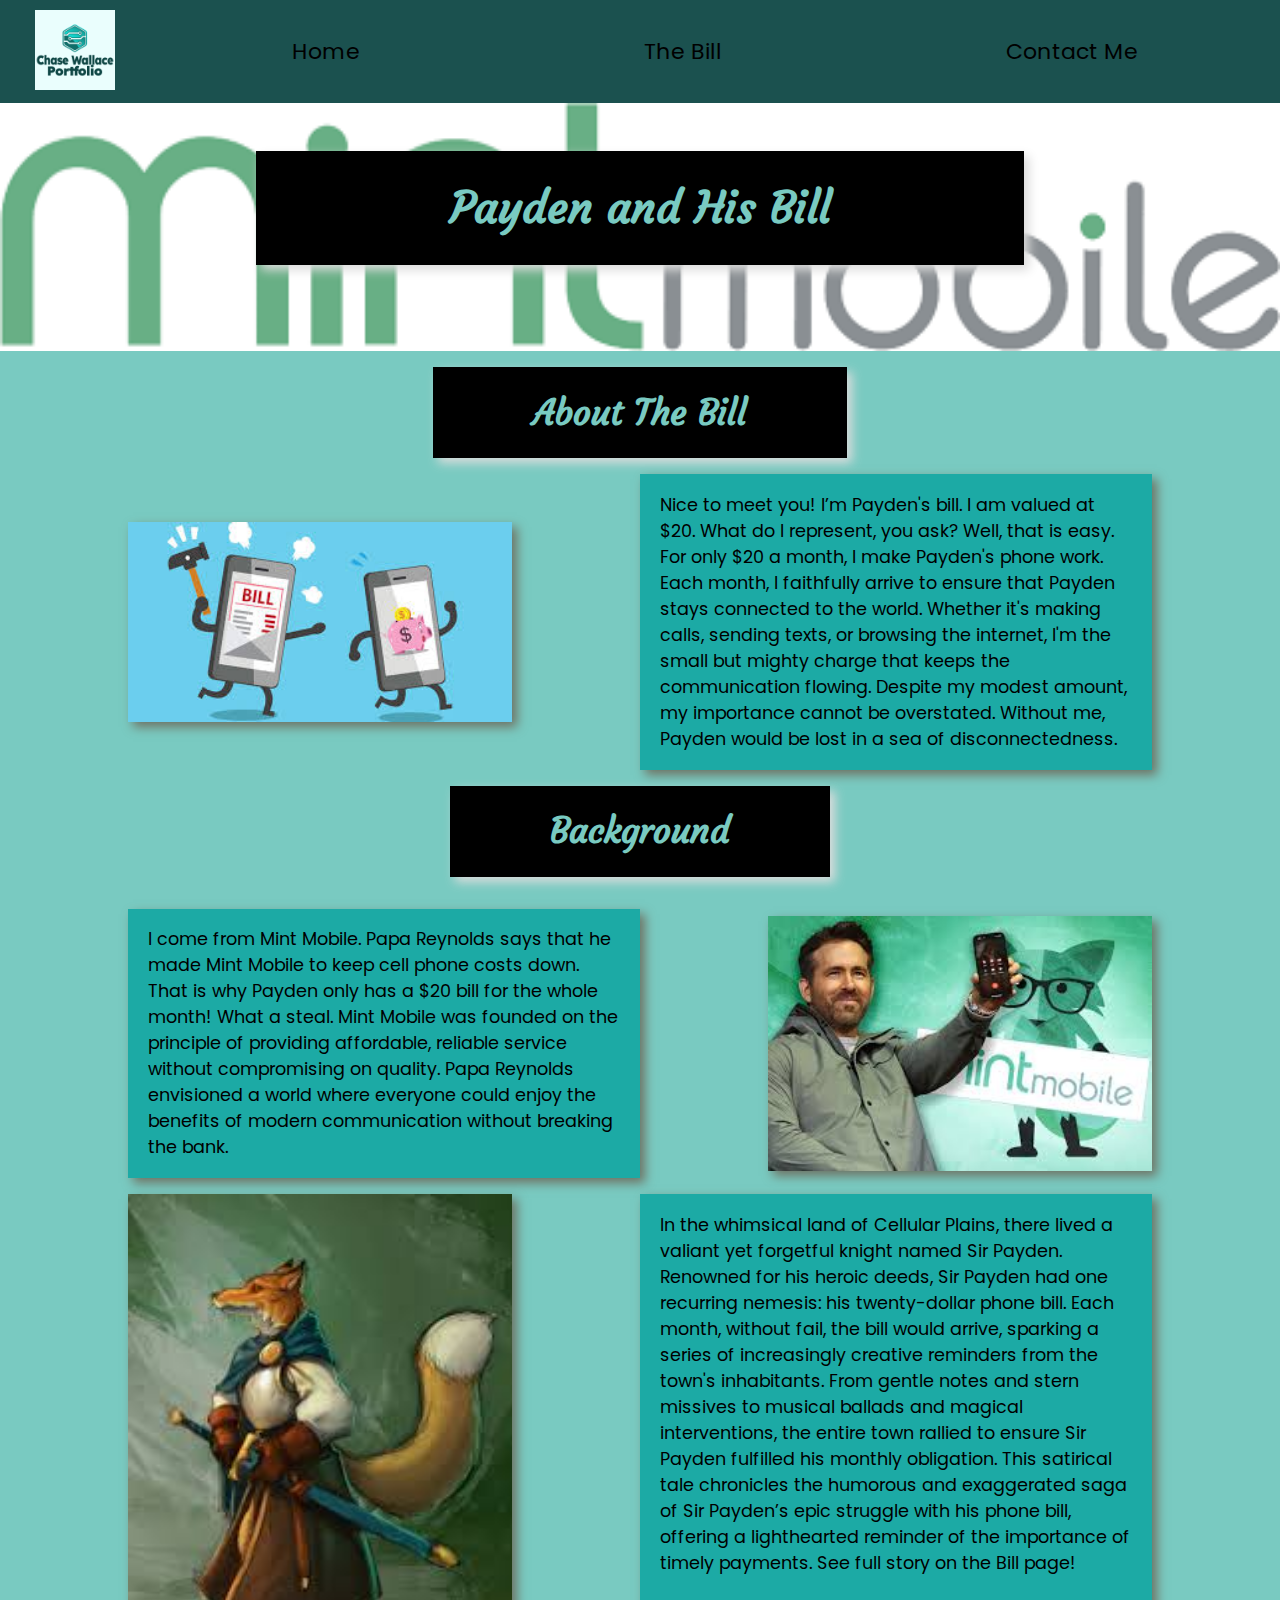
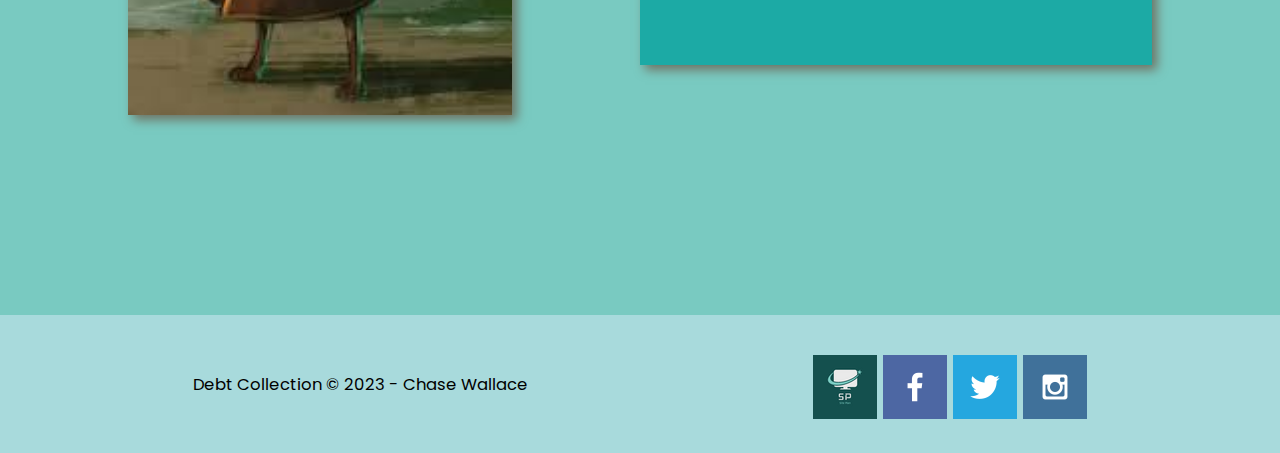
<file: portfolio/index.html>
<!DOCTYPE html>
<html lang="en">
<head>
    <meta charset="UTF-8">
    <meta name="viewport" content="width=device-width, initial-scale=1.0">
    <title>All About Payden and His Bill</title>
    <link rel="stylesheet" href="styles/style.css">
</head>
<body>
    <div id='content'>
        <header>
            <a id="logo_link" href="index.html">
                <img class='logo' src='images/logo.png' alt='Portfolio logo'>
            </a>
            <nav>
                <a href="index.html">Home</a>
                <a href="my_work.html">The Bill</a>
                <a href="contactme.html">Contact Me</a>
            </nav>
        </header>
        <div id="star">
            <div id="star-box">
                <img id="star-img" src="images/mint_mobile.png" alt="Coding with glasses">
            </div>
            <section id="star-msg">
                <h1 class="home-title">Payden and His Bill</h1>
            </section>
        </div>


            <main class="home-grid">
                <section class="about-me">
                    <h1 class="about-msg">About The Bill</h1>
                </section>
                <img class="fam-img" src="images/phone_bill.jpeg" alt="my family">
                <div class="fam-msg">
                    <p>Nice to meet you! I’m Payden's bill. I am valued at $20. What do I represent, you ask? Well, that is easy. For only $20 a month, I make Payden's phone work. Each month, I faithfully arrive to ensure that Payden stays connected to the world. Whether it's making calls, sending texts, or browsing the internet, I'm the small but mighty charge that keeps the communication flowing. Despite my modest amount, my importance cannot be overstated. Without me, Payden would be lost in a sea of disconnectedness.</p>
                </p>
                </div>
                <section class="education">
                    <h1 class="education-head">Background</h1>
                </section>
                <img class="education-img" src="images/ryan.jpeg" alt="laptop">
                <div class="education-msg">
                    <p>I come from Mint Mobile. Papa Reynolds says that he made Mint Mobile to keep cell phone costs down. That is why Payden only has a $20 bill for the whole month! What a steal. Mint Mobile was founded on the principle of providing affordable, reliable service without compromising on quality. Papa Reynolds envisioned a world where everyone could enjoy the benefits of modern communication without breaking the bank.</p>
                </p>
                </div>
                <img class="history-img" src="images/fox.jpeg" alt="car lot">
                <div class="history-msg">
                    <p> In the whimsical land of Cellular Plains, there lived a valiant yet forgetful knight named Sir Payden. Renowned for his heroic deeds, Sir Payden had one recurring nemesis: his twenty-dollar phone bill. Each month, without fail, the bill would arrive, sparking a series of increasingly creative reminders from the town's inhabitants. From gentle notes and stern missives to musical ballads and magical interventions, the entire town rallied to ensure Sir Payden fulfilled his monthly obligation. This satirical tale chronicles the humorous and exaggerated saga of Sir Payden’s epic struggle with his phone bill, offering a lighthearted reminder of the importance of timely payments. See full story on the Bill page!
                    </p>
                </div>
            </main>
        <footer>
            <p>Debt Collection &copy; 2023 - Chase Wallace</p>
            <div class="social">
                <a href="site-plan.html" target="_blank">
                    <img src="images/site-plan_square.png" alt="site-plan icon">
                </a>
                <a href="https//facebook.com" target="_blank">
                    <img src="images/facebook.png" alt="fb icon">
                </a>
                <a href="https//twitter.com" target="_blank">
                    <img src="images/twitter.png" alt="twitter icon">
                </a>
                <a href="https//instagram.com" target="_blank">
                    <img src="images/instagram.png" alt="instagram icon">
                </a>
            </div>
        </footer>
    </div>
</body>
</html>
</file>
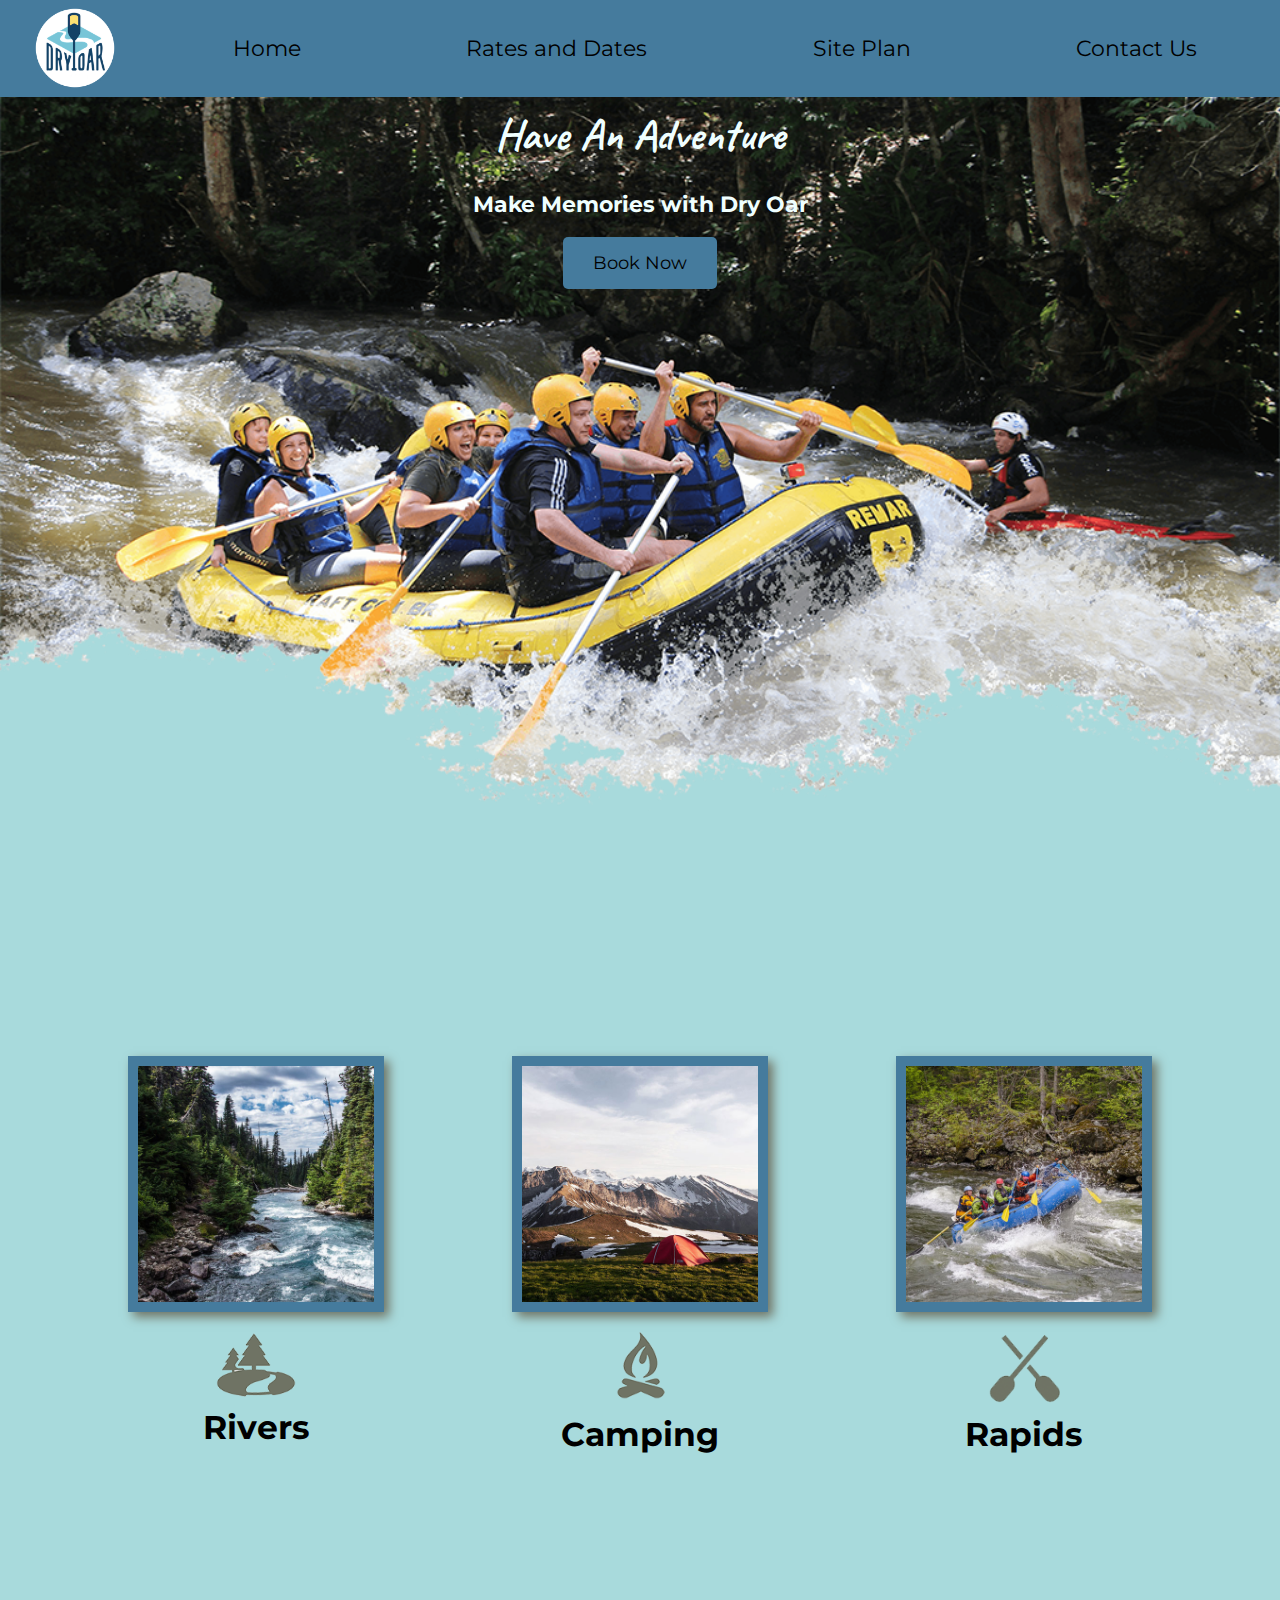
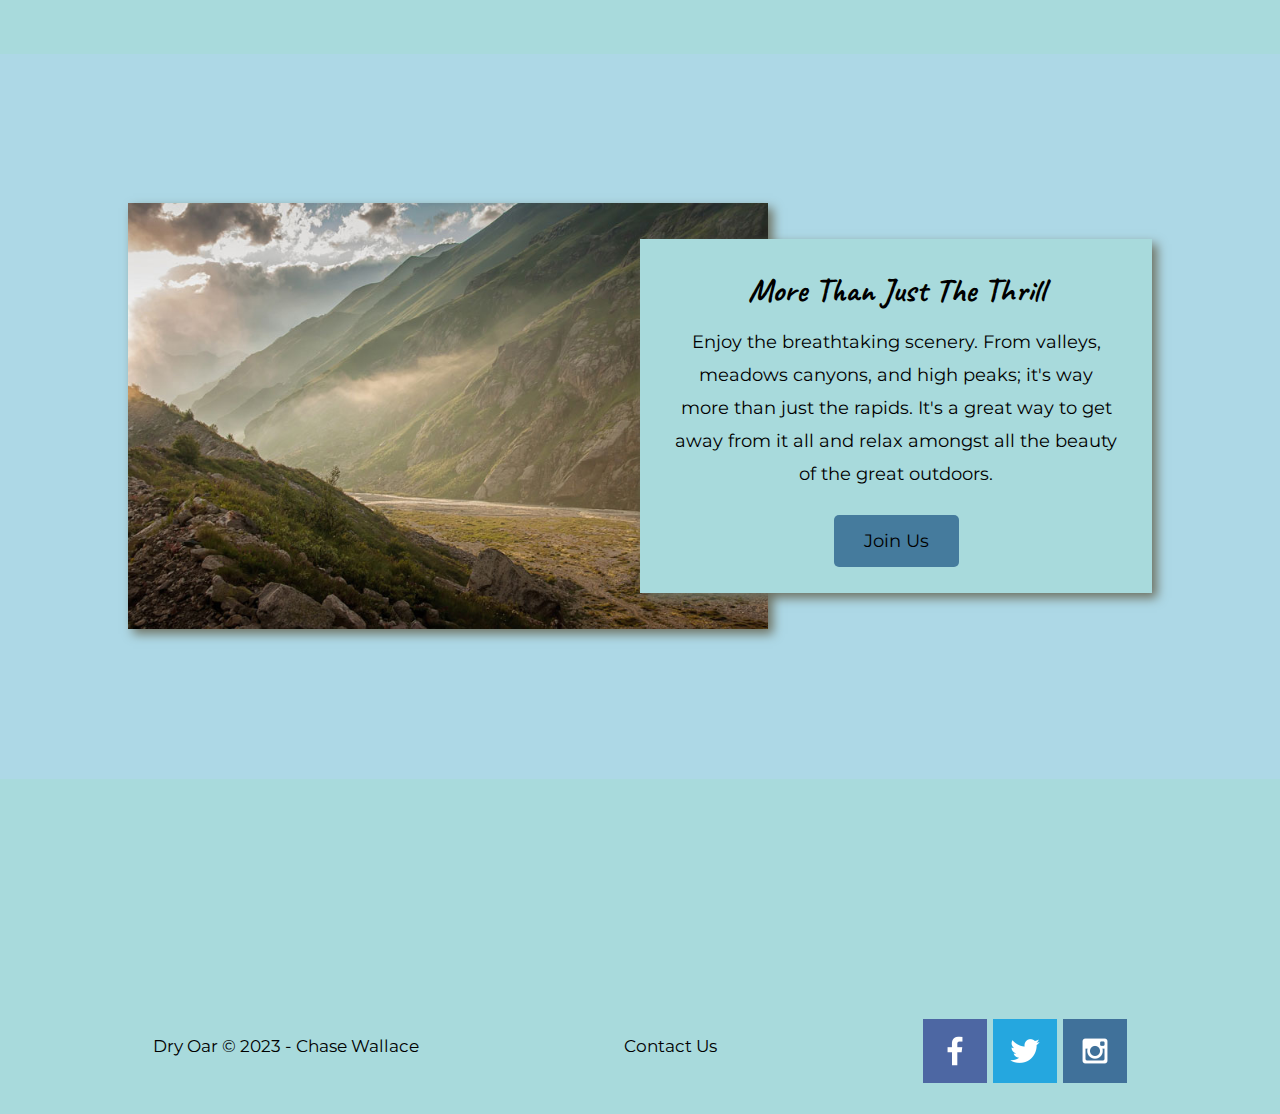
<file: wwr/index.html>
<!DOCTYPE html>
<html lang="en">
<head>
    <meta charset="UTF-8">
    <meta name="viewport" content="width=device-width, initial-scale=1.0">
    <title>Whitewater Rafting Vacations | Dry Oar Boating | Home</title>
    <link rel="stylesheet" href="styles/style.css">
</head>
<body>
    <div id='content'>
        <header>
            <a id="logo_link" href="index.html">
                <img class='logo' src='images/logo.png' alt='Dry Oar Logo'>
            </a>
            <nav>
                <a href="index.html">Home</a>
                <a href="rates_dates.html">Rates and Dates</a>
                <a href="site-plan-rafting.html">Site Plan</a>
                <a href="contactus.html">Contact Us</a>
            </nav>
        </header>
        <div id="hero">
                <div id="hero-box">
                        <img id="hero-img" src="images/hero.png" alt="People enjoying white water rafting">
                </div>
                <section id="hero-msg">
                    <h1 class="home-title">Have An Adventure</h1>
                    <h4>Make Memories with Dry Oar </h4>
                    <div class="button-box">
                        <a class="book" href="contactus.html">Book Now</a>
                    </div>
                </section>
        </div>
        <main class="home-grid">
            <section class="rivers-card">
                <img class="card-img" src="images/rivers.jpg" alt="rivers in forest">
                <img class="icon" src="images/river_icon.png" alt="river icon">
                <h2>Rivers</h2>
            </section>
            <section class="camping-card">
                <img class="card-img" src="images/camping.jpg" alt="tent in mountains">
                <img class="icon" src="images/fire_icon.png" alt="fire icon">
                <h2>Camping</h2>
            </section>
            <section class="rapids-card">
                <img class="card-img" src="images/rapids.jpg" alt="rafting boat">
                <img class="icon" src="images/oars.png" alt="oars icon">
                <h2>Rapids</h2>
            </section>
            <div id="background"></div>
            <img class="mountains" src="images/mountains.jpg" alt="Misty mountains">
            <section class="msg">
                <h2>More Than Just The Thrill</h2>
                <p>Enjoy the breathtaking scenery. From valleys, meadows canyons, and high peaks; it's way more than just the rapids. It's a great way to get away from it all and relax amongst all the beauty of the great outdoors. </p>
                <a class="join" href="rivers.html">Join Us</a>
            </section>
        </main>
        <footer>
            <p>Dry Oar &copy; 2023 - Chase Wallace</p>
            <p><a href="site-plan-rafting.html">Contact Us</a></p>
            <div class="social">
                <a href="https//facebook.com" target="_blank">
                    <img src="images/facebook.png" alt="fb icon">
                </a>
                <a href="https//twitter.com" target="_blank">
                    <img src="images/twitter.png" alt="twitter icon">
                </a>
                <a href="https//instagram.com" target="_blank">
                    <img src="images/instagram.png" alt="instagram icon">
                </a>
            </div>
        </footer>
    </div>
</body>
</html>
</file>
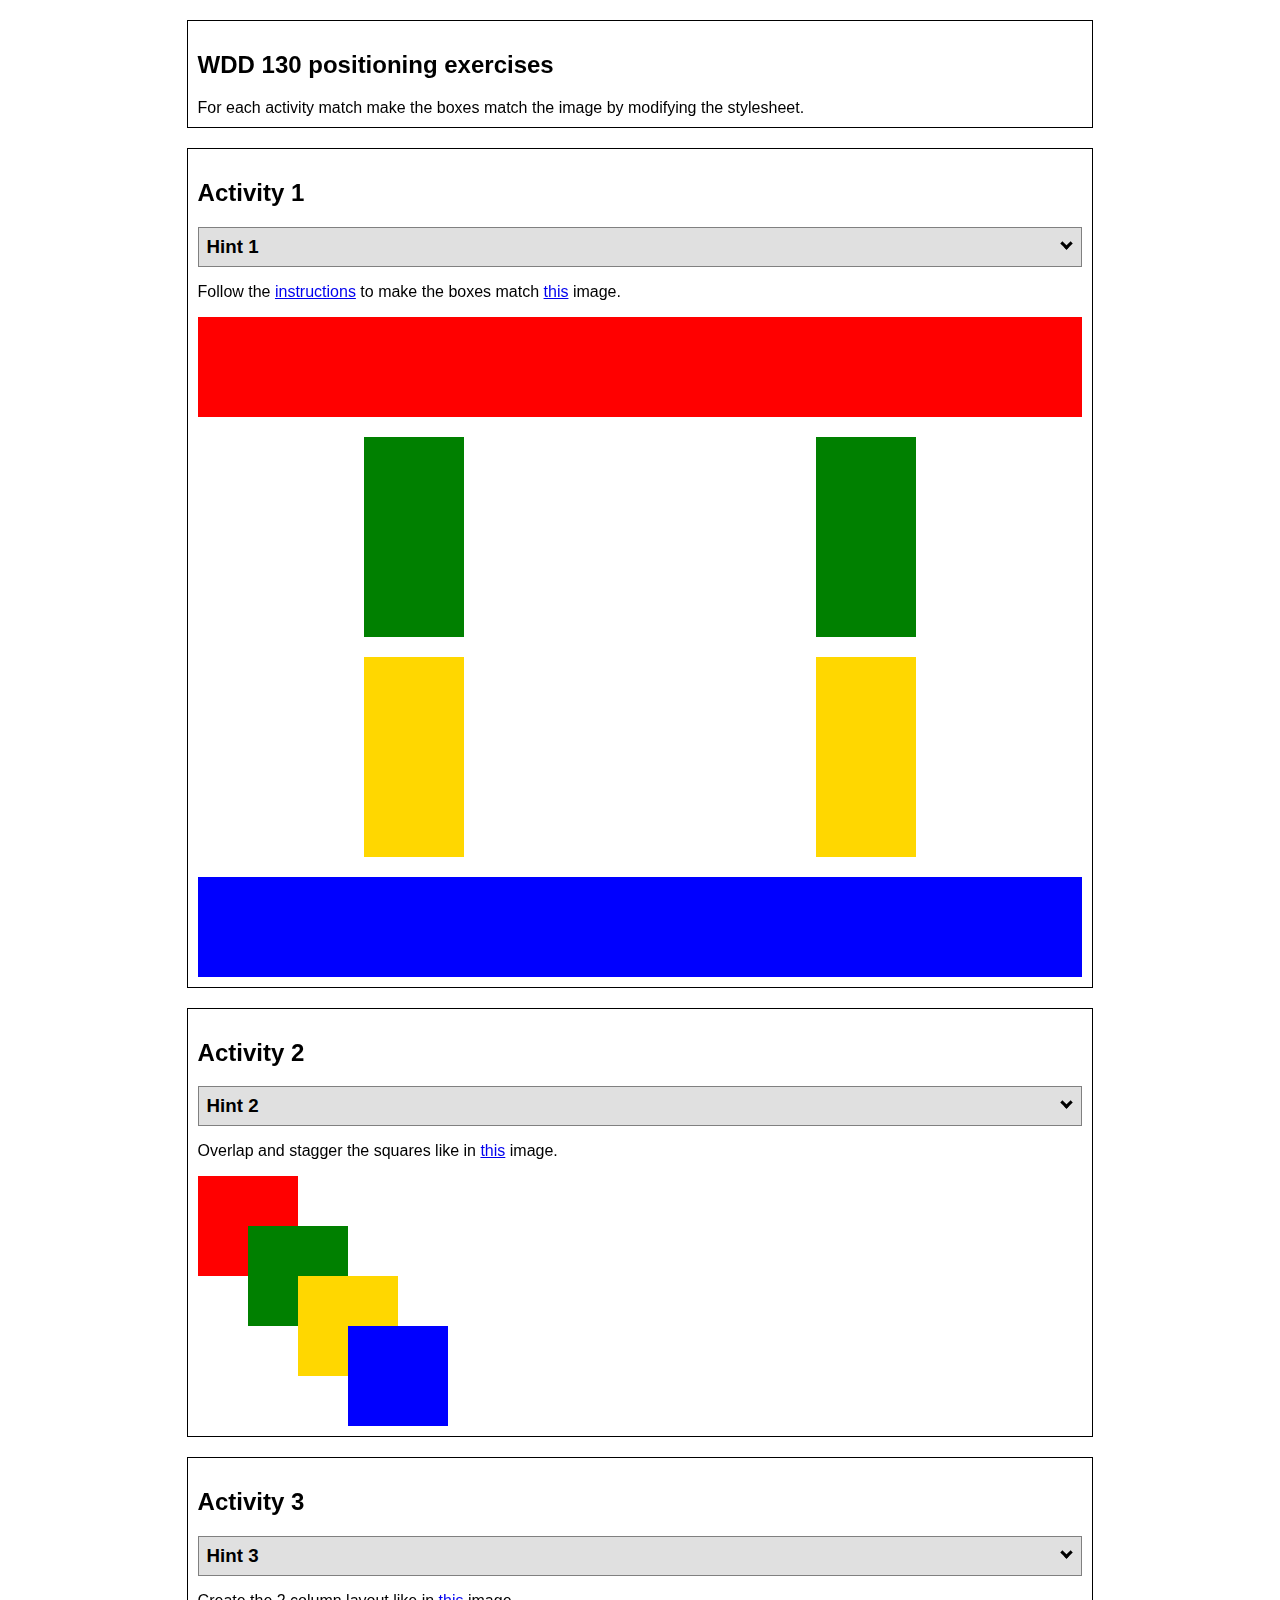
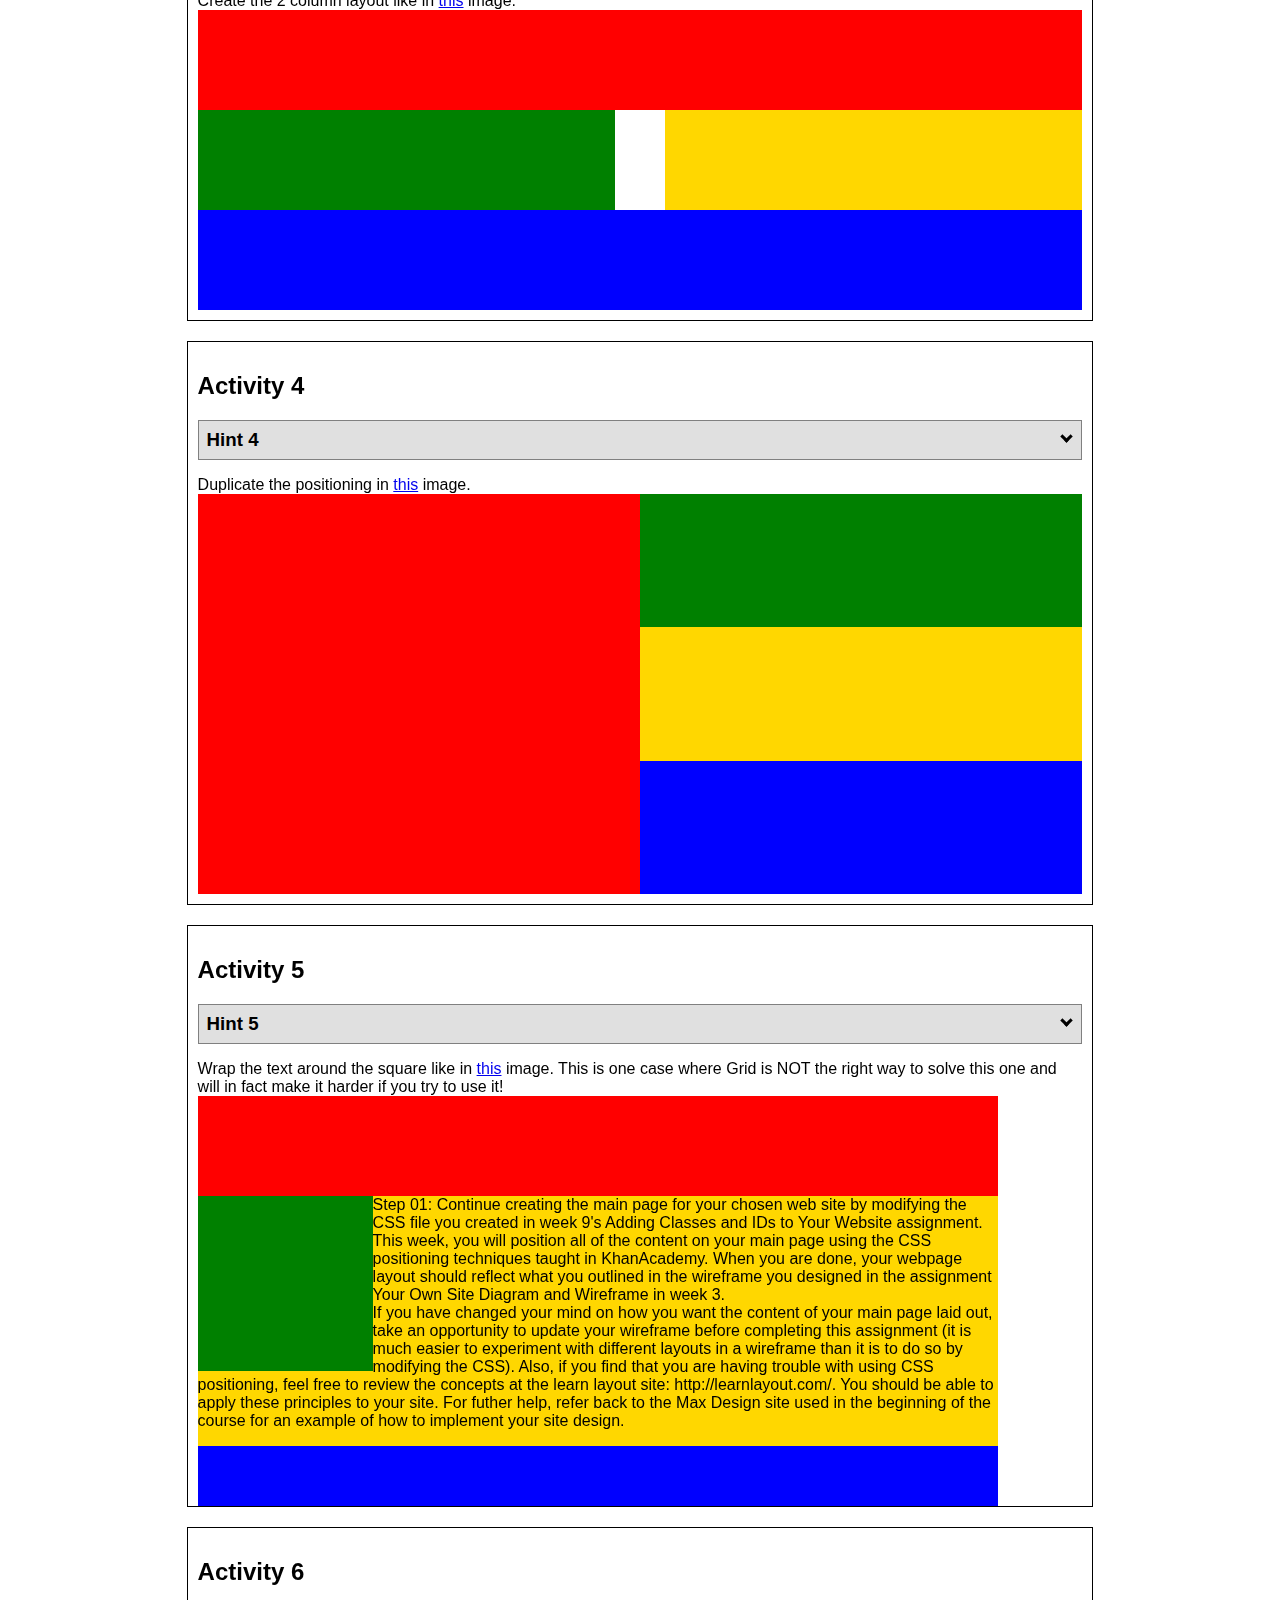
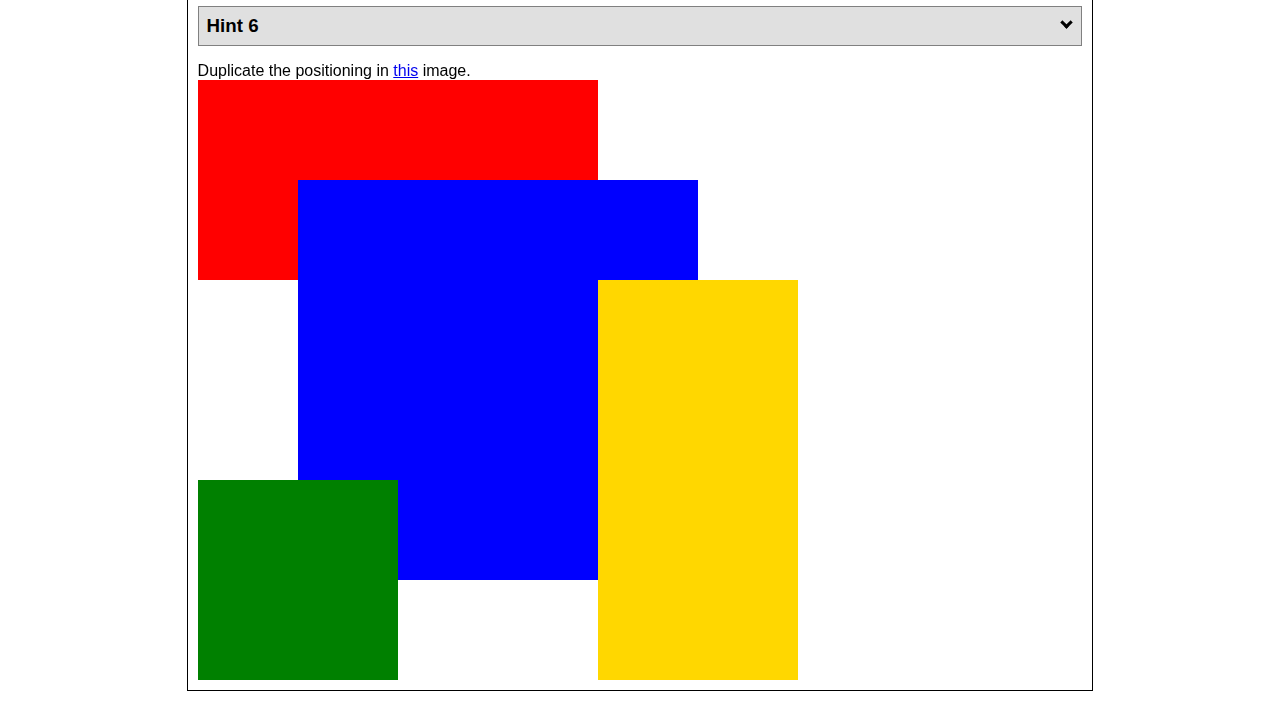
<file: positioning.html>
<!DOCTYPE html>
<html lang="en">
  <head>
    <!-- HTML - Name: positioning.html -->
    <title>Positioning Activity</title>
    <link rel="stylesheet" type="text/css" href="positionstyles.css" />
  </head>
  <body>
    <div class="activity">
      <h2>WDD 130 positioning exercises</h2>
      For each activity match make the boxes match the image by modifying the stylesheet.</div>
    <div class="activity">
      <h2>Activity 1</h2>
      <section class="hint"><input type="checkbox" ><i></i> <h3>Hint 1</h3><div><p>Check out the <a href="https://byui-wdd.github.io/wdd130/activities/w06-css-positioning.html" target="_blank">activity instructions</a> in Ilearn!</p></div></section>
      <p>Follow the <a href="https://byui-wdd.github.io/wdd130/activities/w06-css-positioning.html" target="_blank">instructions</a> to make the boxes match  <a href="https://byui-wdd.github.io/wdd130/images/example1.png" target="_blank">this</a> image.</p>
      <div class="content1" >
        <div class="red1" ></div>
        <div class="green1" ></div>
        <div class="green1" ></div>
        <div class="yellow1"></div>
        <div class="yellow1"></div>
        <div class="blue1"></div>
      </div>
    </div>
    <div class="activity">
      <h2>Activity 2</h2>
      <section class="hint"><input type="checkbox" > <h3>Hint 2</h3><i></i><div>
      <ul>
      <li>grid-template-columns: 50px 50px 50px 50px 50px </li></ul></div></section>
      <p>Overlap and stagger the squares like in <a href="https://byui-wdd.github.io/wdd130/images/example2.png" target="_blank">this</a> image.</p>
      <div class="content2" >
        <div class="red2" ></div>
        <div class="green2" ></div>
        <div class="yellow2"></div>
        <div class="blue2"></div>
      </div>
    </div>
    <div class="activity">
      <h2>Activity 3</h2>
      <section class="hint"><input type="checkbox" > <h3>Hint 3</h3><i></i><div><p>This one is going to be best solved with CSS Grid. Remember to make the boxes the right width first...then start moving them around. </p><h4>Properties used:</h4><ul><li>display:grid;</li><li>grid-template-columns:</li><li>grid-column-gap:</li>
        <li>grid-column:</li>  </ul></div></section>
      Create the 2 column layout like in <a href="https://byui-wdd.github.io/wdd130/images/example3.png" target="_blank">this</a>  image.
      <div class="content3" >
        <div class="red3" ></div>
        <div class="green3" ></div>
        <div class="yellow3"></div>
        <div class="blue3"></div>
      </div>
    </div>
    <div class="activity">
      <h2>Activity 4</h2>
      <section class="hint"><input type="checkbox" > <h3>Hint 4</h3><i></i><div><p>For the others we have been primarily concerned with width. For this one you will need to adjust height as well. </p><h4>Properties used:</h4><ul><li>display:grid;</li><li>grid-template-columns:</li><li>grid-row:</li></ul></div></section>
      Duplicate the positioning in <a href="https://byui-wdd.github.io/wdd130/images/example4.png" target="_blank">this</a> image. 
      <div class="content4" >
        <div class="red4" ></div>
        <div class="green4" ></div>
        <div class="yellow4"></div>
        <div class="blue4"></div>
      </div>
    </div>

    <div class="activity">
      <h2>Activity 5</h2>
      <section class="hint"><input type="checkbox" > <h3>Hint 5</h3><i></i><div><p>Grid is <strong>not</strong> the right way to do this.  In fact there is only one way to really do that...and that is with float. Remember that we float the thing we want the text to wrap around.  Also remember to start by making all the shapes the right size and shape.</p><h4>Properties used:</h4><ul><li>float: left;</li></ul></div></section>
      Wrap the text around the square like in <a href="https://byui-wdd.github.io/wdd130/images/example5.png" target="_blank">this</a> image. This is one case where Grid is NOT the right way to solve this one and will in fact make it harder if you try to use it!
      <div class="content5" >
        <div class="red5" ></div>
        <div class="green5" ></div>
        <div class="yellow5">Step 01: Continue creating the main page for your chosen web site by modifying the CSS file you created in week 9's Adding Classes and IDs to Your Website assignment. This week, you will position all of the content on your main page using the CSS positioning techniques taught in KhanAcademy. When you are done, your webpage layout should reflect what you outlined in the wireframe you designed in the assignment Your Own Site Diagram and Wireframe in week 3. <br />
          If you have changed your mind on how you want the content of your main page laid out, take an opportunity to update your wireframe before completing this assignment (it is much easier to experiment with different layouts in a wireframe than it is to do so by modifying the CSS). Also, if you find that you are having trouble with using CSS positioning, feel free to review the concepts at the learn layout site: http://learnlayout.com/. You should be able to apply these principles to your site. For futher help, refer back to the Max Design site used in the beginning of the course for an example of how to implement your site design.</div>
        <div class="blue5"></div>
      </div>
    </div>
    <div class="activity">
      <h2>Activity 6</h2>
      <section class="hint"><input type="checkbox" > <h3>Hint 6</h3><i></i><div><p>This one is all about visualizing the grid behind the layout. If you are having a hard time doing that first: all the sizes are even multiples of 100, and second here is another example with the lines drawn: <a href="https://byui-wdd.github.io/wdd130/images/example6-hint.png" target="_blank">example 6 with lines</a>. For this one you will find it easiest if you use px for the column width. You can also use <kbd>z-index</kbd> to control the element layering.    </p><h4>Properties used:</h4><ul><li>display:grid;</li><li>grid-template-columns:</li><li>grid-column:</li><li>grid-row:</li><li><a href="https://www.w3schools.com/cssref/pr_pos_z-index.asp" target="_blank">z-index:</a></li></ul></div></section>
      Duplicate the positioning in <a href="https://byui-wdd.github.io/wdd130/images/example6.png" target="_blank">this</a> image.
      <div class="content6" >
        <div class="red6" ></div>
        <div class="green6" ></div>
        <div class="yellow6"></div>
        <div class="blue6"></div>
      </div>
    </div>
  </body>
</html>
</file>
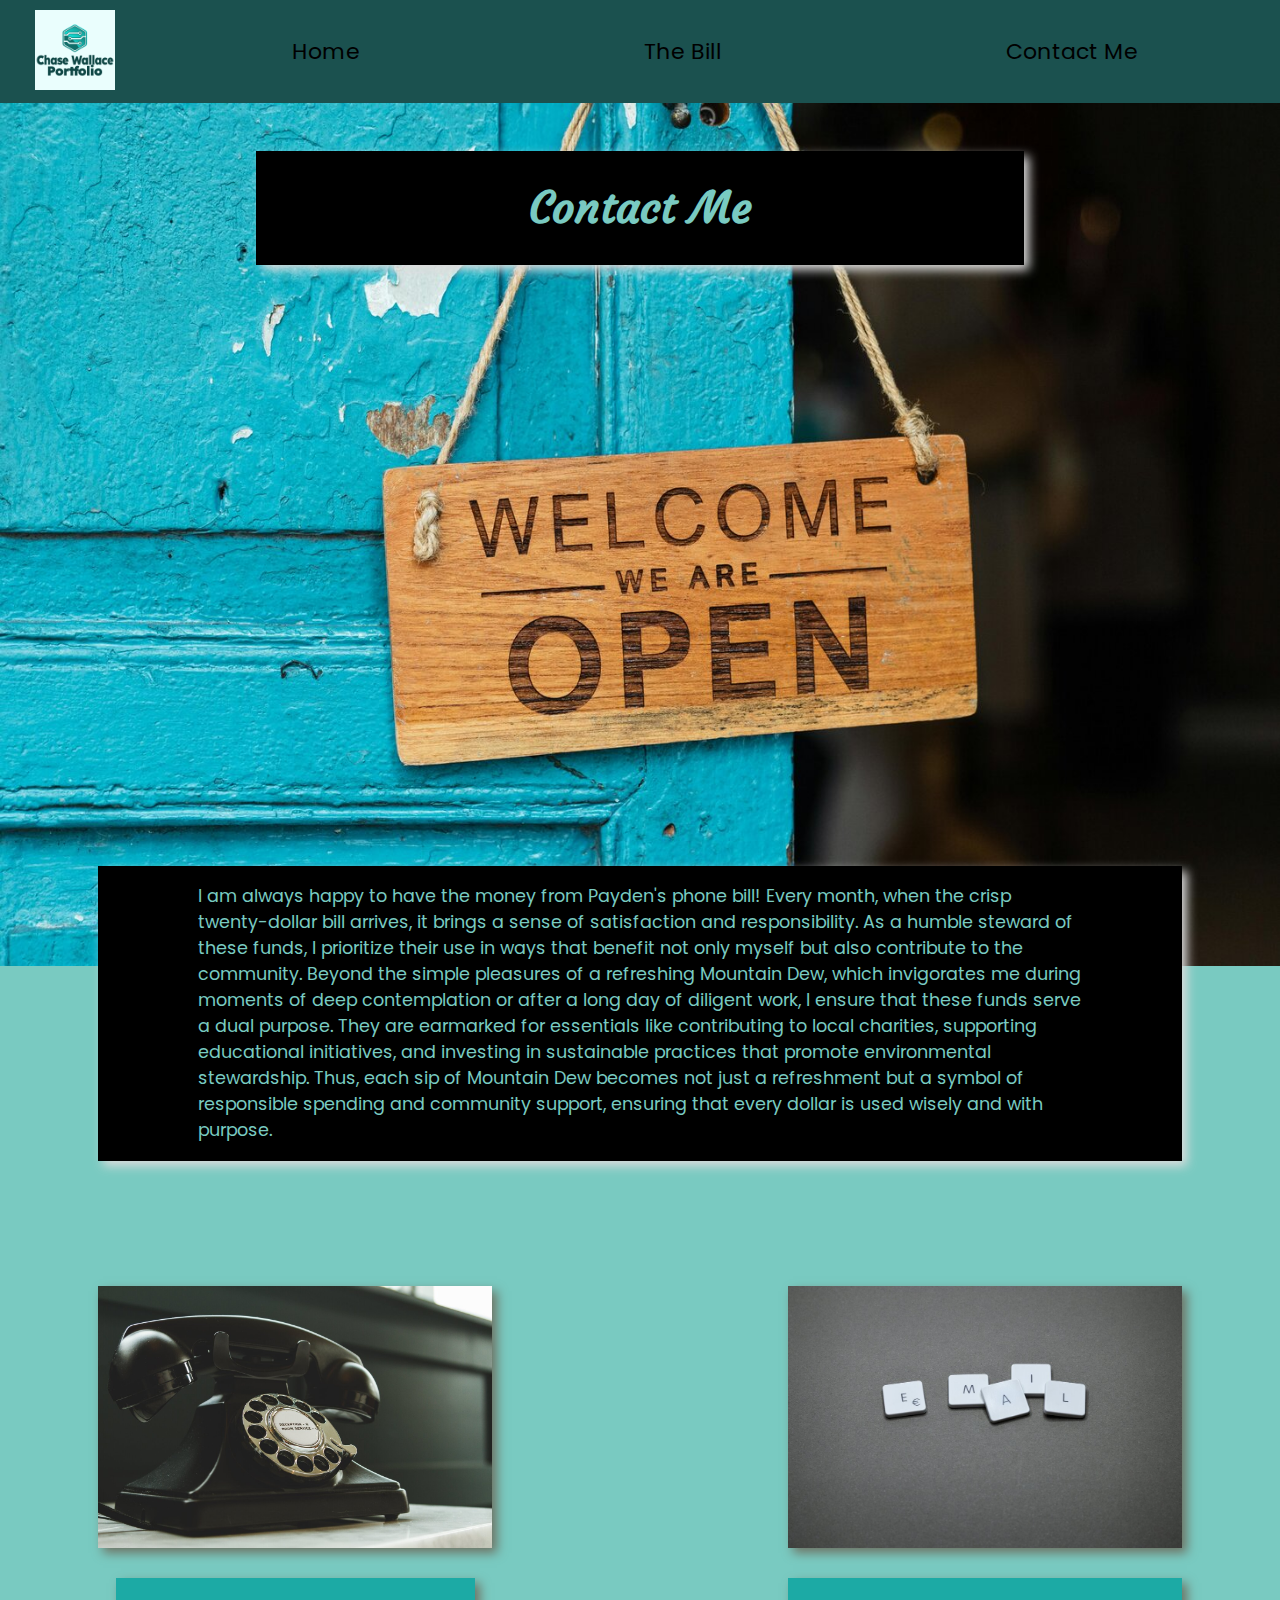
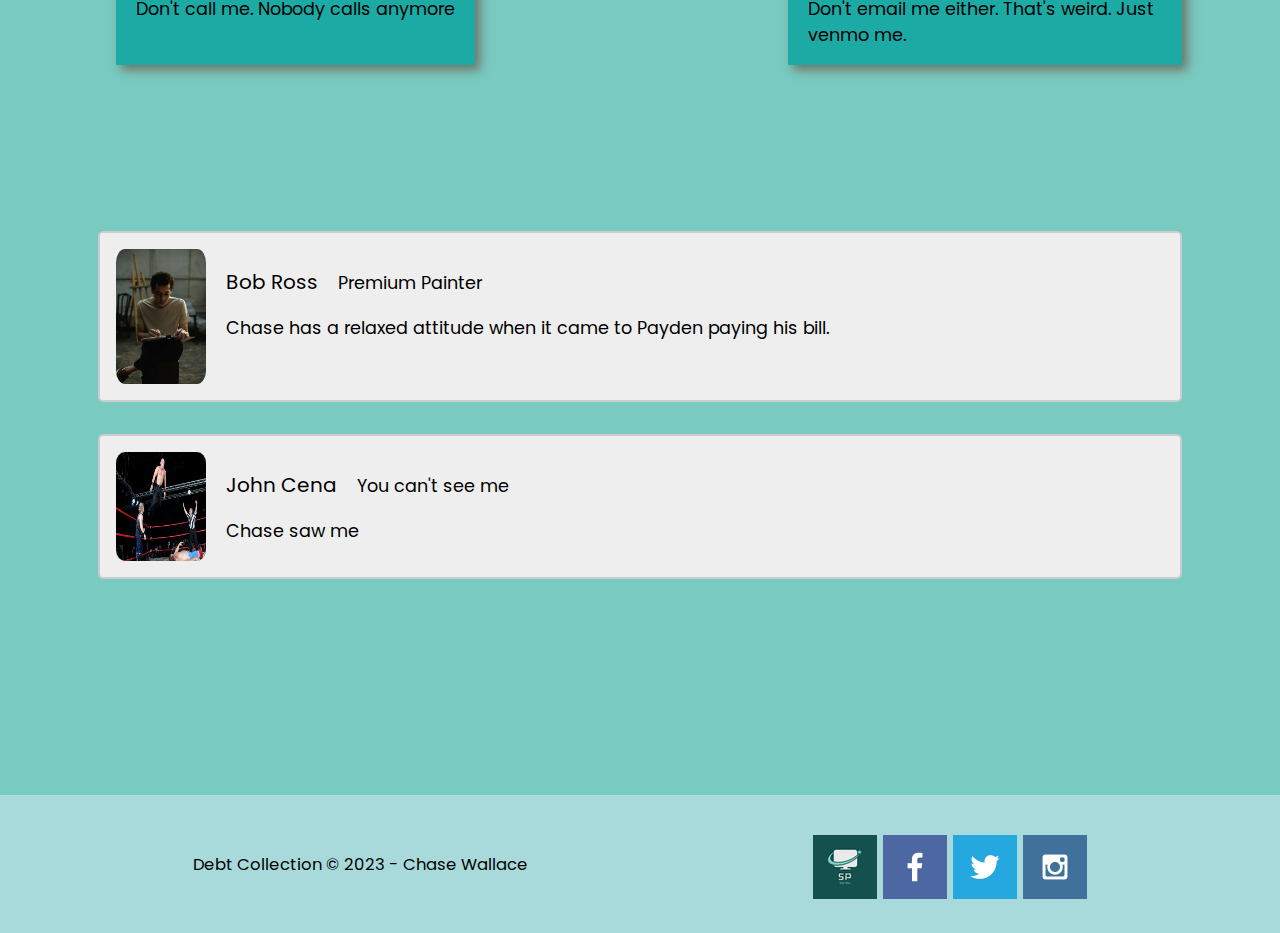
<file: portfolio/contactme.html>
<!DOCTYPE html>
<html lang="en">
<head>
    <meta charset="UTF-8">
    <meta name="viewport" content="width=device-width, initial-scale=1.0">
    <title>Contact Me</title>
    <link rel="stylesheet" href="styles/style.css">
</head>
<body>
    <div id='content'>
        <header>
            <a id="logo_link" href="index.html">
                <img class='logo' src='images/logo.png' alt='Portfolio logo'>
            </a>
            <nav>
                <a href="index.html">Home</a>
                <a href="my_work.html">The Bill</a>
                <a href="contactme.html">Contact Me</a>
            </nav>
        </header>
        <div id="star">
            <div id="star-box">
                    <img id="star-img" src="images/contact_me.jpg" alt="open sign">
            </div>
            <section id="star-msg">
                <h1 class="home-title">Contact Me</h1>
            </section>
        </div>


            <main class="contact_me-grid">
                <div class="opening">
                    <p>I am always happy to have the money from Payden's phone bill! Every month, when the crisp twenty-dollar bill arrives, it brings a sense of satisfaction and responsibility. As a humble steward of these funds, I prioritize their use in ways that benefit not only myself but also contribute to the community. Beyond the simple pleasures of a refreshing Mountain Dew, which invigorates me during moments of deep contemplation or after a long day of diligent work, I ensure that these funds serve a dual purpose. They are earmarked for essentials like contributing to local charities, supporting educational initiatives, and investing in sustainable practices that promote environmental stewardship. Thus, each sip of Mountain Dew becomes not just a refreshment but a symbol of responsible spending and community support, ensuring that every dollar is used wisely and with purpose.</p>
                </div>
                <img class="phone-img" src="images/phone.jpg" alt="phone">
                <div class="phone-msg">
                    <p> Don't call me. Nobody calls anymore </p>
                </div>
                <img class="email-img" src="images/email.jpg" alt="email">
                <div class="email-msg">
                    <p> Don't email me either. That's weird. Just venmo me.  </p>
                </div>
                <div class="container">
                    <img src="images/painter.jpg" alt="painter" style="width:90px">
                    <p><span>Bob Ross</span> Premium Painter</p>
                    <p>Chase has a relaxed attitude when it came to Payden paying his bill. </p>
                </div>
                  
                <div class="container-2">
                    <img src="images/wrestling.jpg" alt="wrestling" style="width:90px">
                    <p><span >John Cena</span> You can't see me</p>
                    <p>Chase saw me</p>
                </div>
            </main>
    
        <footer>
            <p>Debt Collection &copy; 2023 - Chase Wallace</p>
            <div class="social">
                <a href="site-plan.html" target="_blank">
                    <img src="images/site-plan_square.png" alt="site-plan icon">
                </a>
                <a href="https//facebook.com" target="_blank">
                    <img src="images/facebook.png" alt="fb icon">
                </a>
                <a href="https//twitter.com" target="_blank">
                    <img src="images/twitter.png" alt="twitter icon">
                </a>
                <a href="https//instagram.com" target="_blank">
                    <img src="images/instagram.png" alt="instagram icon">
                </a>
            </div>
        </footer>
    </div>
</body>
</html>
</file>
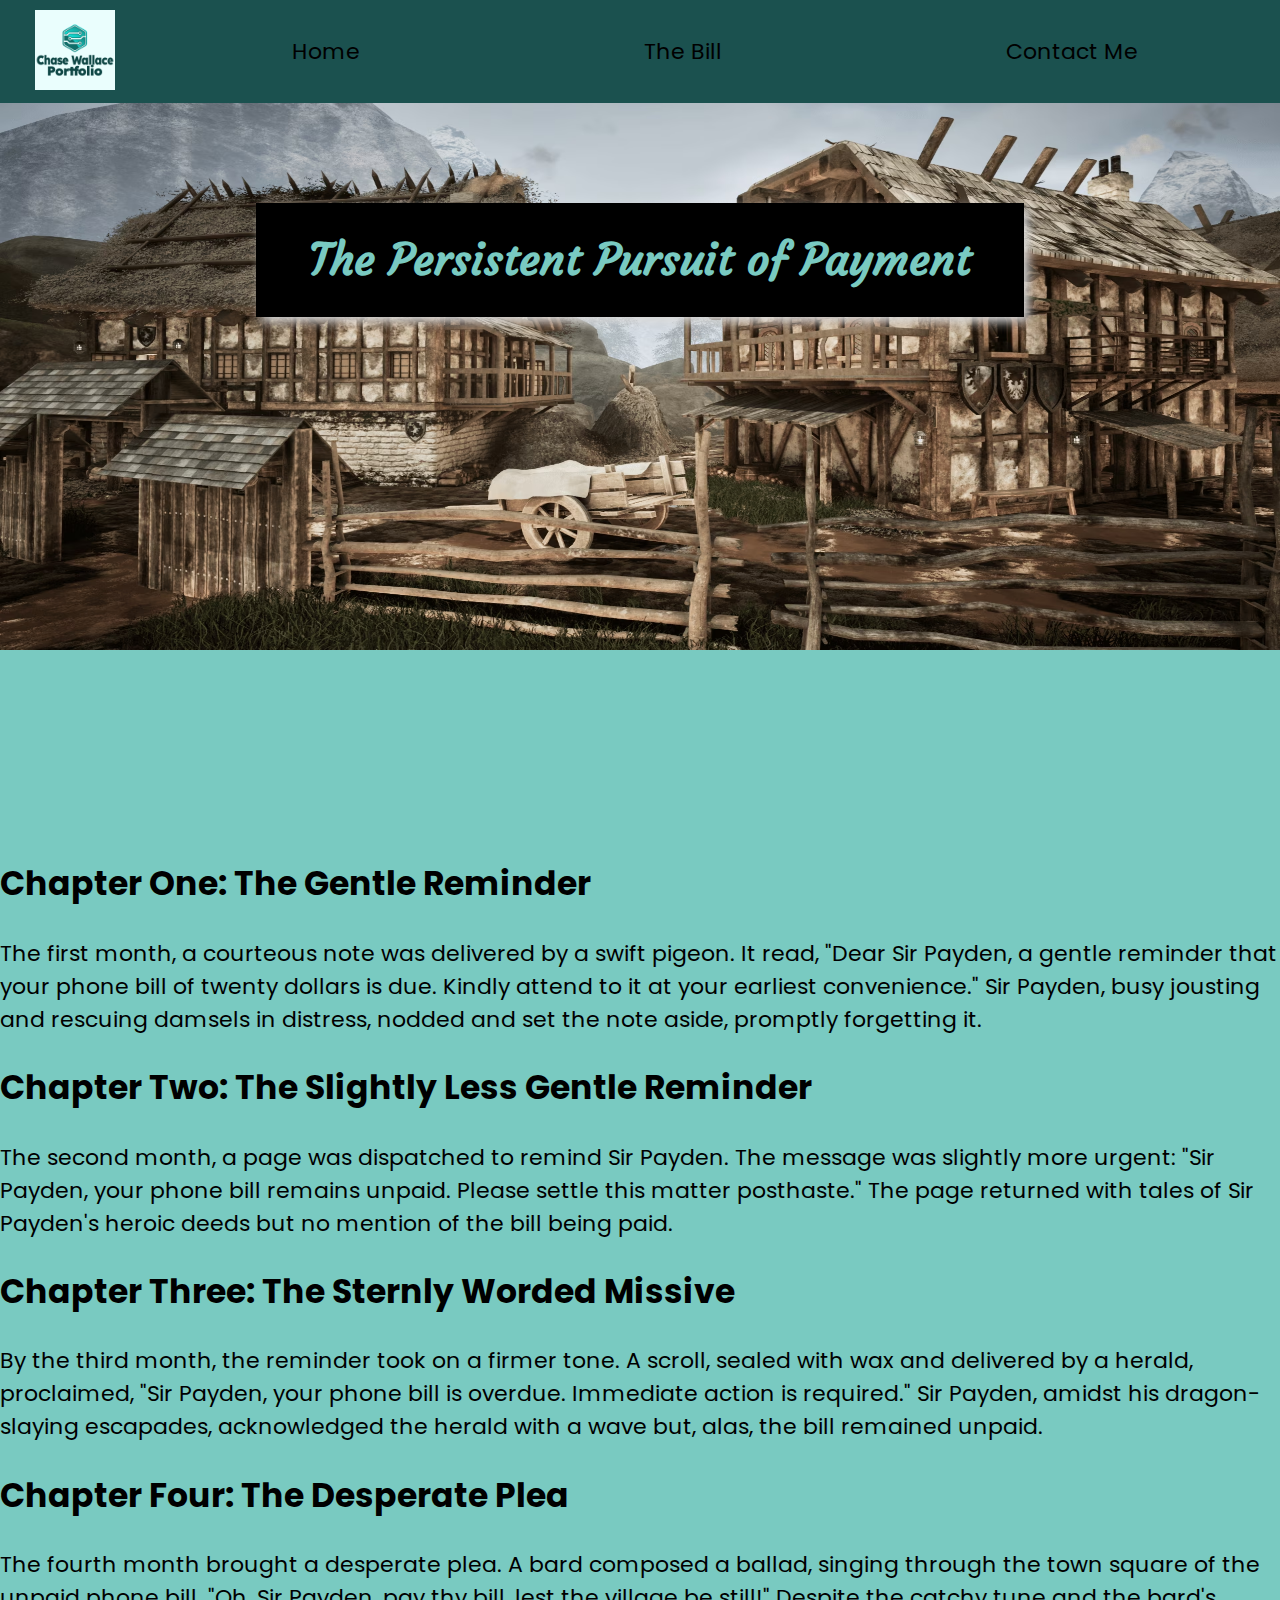
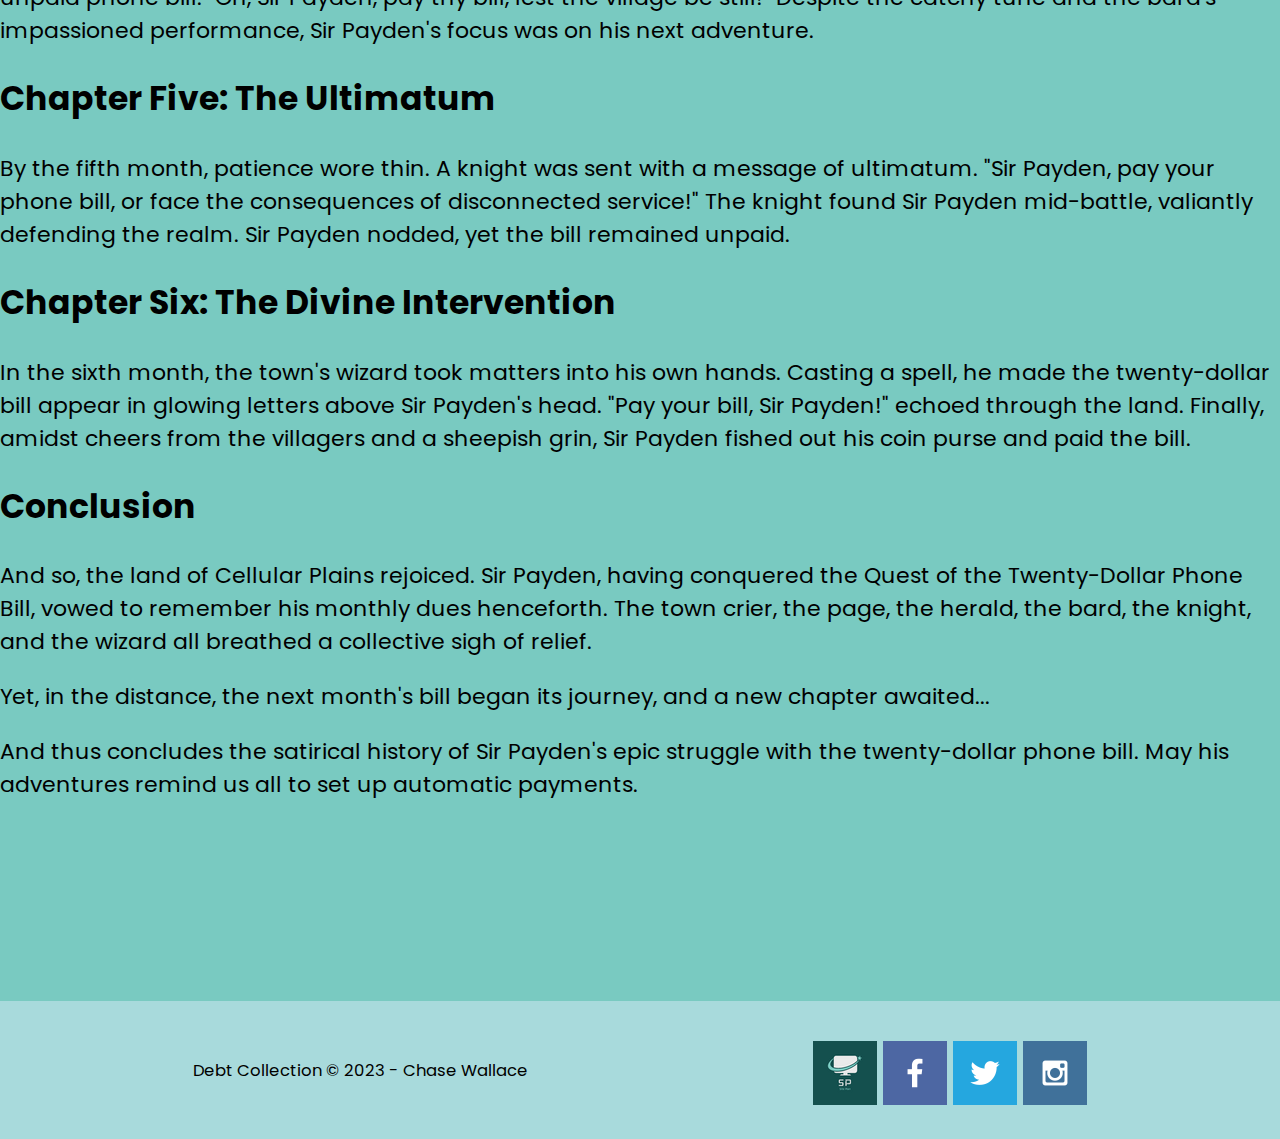
<file: portfolio/my_work.html>
<!DOCTYPE html>
<html lang="en">
<head>
    <meta charset="UTF-8">
    <meta name="viewport" content="width=device-width, initial-scale=1.0">
    <title>My Work</title>
    <link rel="stylesheet" href="styles/style.css">
</head>
<body>
    <div id='content'>
        <header>
            <a id="logo_link" href="index.html">
                <img class='logo' src='images/logo.png' alt='Portfolio logo'>
            </a>
            <nav>
                <a href="index.html">Home</a>
                <a href="my_work.html">The Bill</a>
                <a href="contactme.html">Contact Me</a>
            </nav>
        </header>
        <div id="work_star">
            <div id="work_star-box">
                <img id="work_star-img" src="images/village.png" alt="Laptop on desk">
            </div>
            <section id="work_star-msg">
                <h1 class="work_home-title">The Persistent Pursuit of Payment</h1>
            </section>
        </div>
        <main class="bill">
            <section>
                <h2>Chapter One: The Gentle Reminder</h2>
                <p>The first month, a courteous note was delivered by a swift pigeon. It read, "Dear Sir Payden, a gentle reminder that your phone bill of twenty dollars is due. Kindly attend to it at your earliest convenience." Sir Payden, busy jousting and rescuing damsels in distress, nodded and set the note aside, promptly forgetting it.</p>
            </section>
            <section>
                <h2>Chapter Two: The Slightly Less Gentle Reminder</h2>
                <p>The second month, a page was dispatched to remind Sir Payden. The message was slightly more urgent: "Sir Payden, your phone bill remains unpaid. Please settle this matter posthaste." The page returned with tales of Sir Payden's heroic deeds but no mention of the bill being paid.</p>
            </section>
            <section>
                <h2>Chapter Three: The Sternly Worded Missive</h2>
                <p>By the third month, the reminder took on a firmer tone. A scroll, sealed with wax and delivered by a herald, proclaimed, "Sir Payden, your phone bill is overdue. Immediate action is required." Sir Payden, amidst his dragon-slaying escapades, acknowledged the herald with a wave but, alas, the bill remained unpaid.</p>
            </section>
            <section>
                <h2>Chapter Four: The Desperate Plea</h2>
                <p>The fourth month brought a desperate plea. A bard composed a ballad, singing through the town square of the unpaid phone bill. "Oh, Sir Payden, pay thy bill, lest the village be still!" Despite the catchy tune and the bard's impassioned performance, Sir Payden's focus was on his next adventure.</p>
            </section>
            <section>
                <h2>Chapter Five: The Ultimatum</h2>
                <p>By the fifth month, patience wore thin. A knight was sent with a message of ultimatum. "Sir Payden, pay your phone bill, or face the consequences of disconnected service!" The knight found Sir Payden mid-battle, valiantly defending the realm. Sir Payden nodded, yet the bill remained unpaid.</p>
            </section>
            <section>
                <h2>Chapter Six: The Divine Intervention</h2>
                <p>In the sixth month, the town's wizard took matters into his own hands. Casting a spell, he made the twenty-dollar bill appear in glowing letters above Sir Payden's head. "Pay your bill, Sir Payden!" echoed through the land. Finally, amidst cheers from the villagers and a sheepish grin, Sir Payden fished out his coin purse and paid the bill.</p>
            </section>
            <section>
                <h2>Conclusion</h2>
                <p>And so, the land of Cellular Plains rejoiced. Sir Payden, having conquered the Quest of the Twenty-Dollar Phone Bill, vowed to remember his monthly dues henceforth. The town crier, the page, the herald, the bard, the knight, and the wizard all breathed a collective sigh of relief.</p>
                <p>Yet, in the distance, the next month's bill began its journey, and a new chapter awaited...</p>
                <p>And thus concludes the satirical history of Sir Payden's epic struggle with the twenty-dollar phone bill. May his adventures remind us all to set up automatic payments.</p>
            </section>

        </main>

            
    
        <footer>
            <p>Debt Collection &copy; 2023 - Chase Wallace</p>
            <div class="social">
                <a href="site-plan.html" target="_blank">
                    <img src="images/site-plan_square.png" alt="site-plan icon">
                </a>
                <a href="https//facebook.com" target="_blank">
                    <img src="images/facebook.png" alt="fb icon">
                </a>
                <a href="https//twitter.com" target="_blank">
                    <img src="images/twitter.png" alt="twitter icon">
                </a>
                <a href="https//instagram.com" target="_blank">
                    <img src="images/instagram.png" alt="instagram icon">
                </a>
            </div>
        </footer>
    </div>
</body>
</html>
</file>
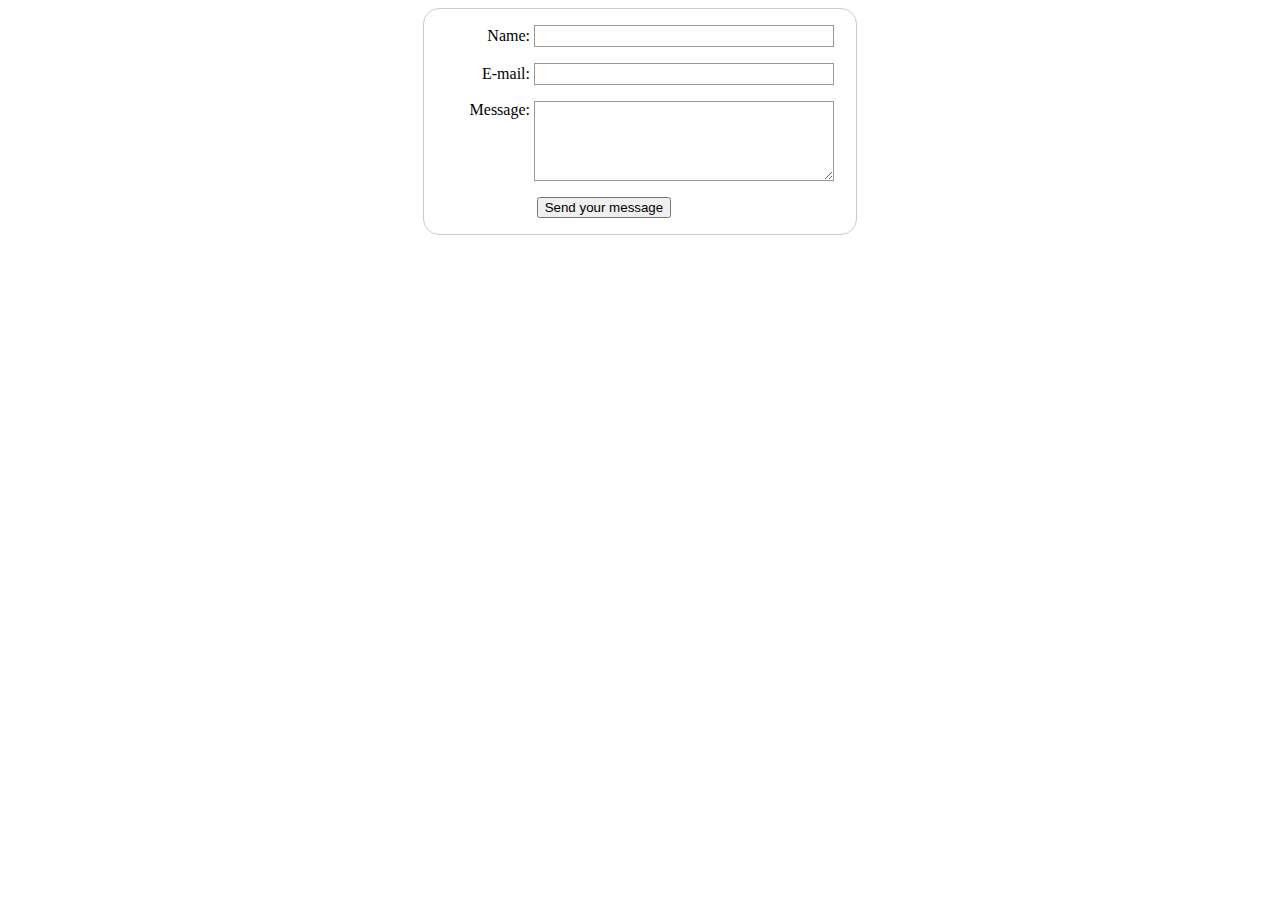
<file: wwr/contactus.html>
<!DOCTYPE html>
<html lang="en-US">
  <head>
    <meta charset="utf-8">
    <meta name="viewport" content="width=device-width">
    <title>Contact Us</title>
    <style>
        form {
  /* Center the form on the page */
  margin: 0 auto;
  width: 400px;
  /* Form outline */
  padding: 1em;
  border: 1px solid #ccc;
  border-radius: 1em;
}

ul {
  list-style: none;
  padding: 0;
  margin: 0;
}

form li + li {
  margin-top: 1em;
}

label {
  /* Uniform size & alignment */
  display: inline-block;
  width: 90px;
  text-align: right;
}

input,
textarea {
  /* To make sure that all text fields have the same font settings
     By default, textareas have a monospace font */
  font: 1em sans-serif;

  /* Uniform text field size */
  width: 300px;
  box-sizing: border-box;

  /* Match form field borders */
  border: 1px solid #999;
}

input:focus,
textarea:focus {
  /* Additional highlight for focused elements */
  border-color: #000;
}

textarea {
  /* Align multiline text fields with their labels */
  vertical-align: top;

  /* Provide space to type some text */
  height: 5em;
}

.button {
  /* Align buttons with the text fields */
  padding-left: 90px; /* same size as the label elements */
}

button {
  /* This extra margin represent roughly the same space as the space
     between the labels and their text fields */
  margin-left: 0.5em;
}
#feedback {
    background-color: antiquewhite;
    position: absolute;
    top: 0;
    left: 0;
    right: 0;
    padding: .5em;
    /* make this element invisible until we are ready for it */
    display: none;      
}
.moveDown {
    margin-top: 3em;
}
    </style>
  </head>
  <body>
    <div id="feedback"></div>
    <form action="/my-handling-form-page" method="post">
        <ul>
            <li>
                <label for="name">Name:</label>
                <input type="text" id="name" name="user_name" />
            </li>
            <li>
                <label for="mail">E-mail:</label>
                <input type="email" id="mail" name="user_mail" />
            </li>
            <li>
                <label for="msg">Message:</label>
                <textarea id="msg" name="user_message"></textarea>
            </li>
            <li class="button">
                <button type="submit">Send your message</button>
            </li>
        </ul>
    </form>
    
    <script>
        // get the feedback div element so we can do something with it.
        const feedbackElement = document.getElementById('feedback');
        // get the form so we can read what was entered in it.
        const formElement = document.forms[0];
        // add a 'listener' to wait for a submission of our form. When that happens run the code below.
        formElement.addEventListener('submit', function(e) {
            // stop the form from doing the default action.
            e.preventDefault();
            // set the contents of our feedback element to a message letting the user know the form was submitted successfully. Notice that we pull the name that was entered in the form to personalize the message!
            feedbackElement.innerHTML = 'Hello '+ formElement.user_name.value +'! Thank you for your message. We will get back with you as soon as possible!';
            // make the feedback element visible.
            feedbackElement.style.display = "block";
            // add a class to move everything down so our message doesn't cover it.
            document.body.classList.toggle('moveDown');
        });
    </script>
  </body>
</html>
</file>
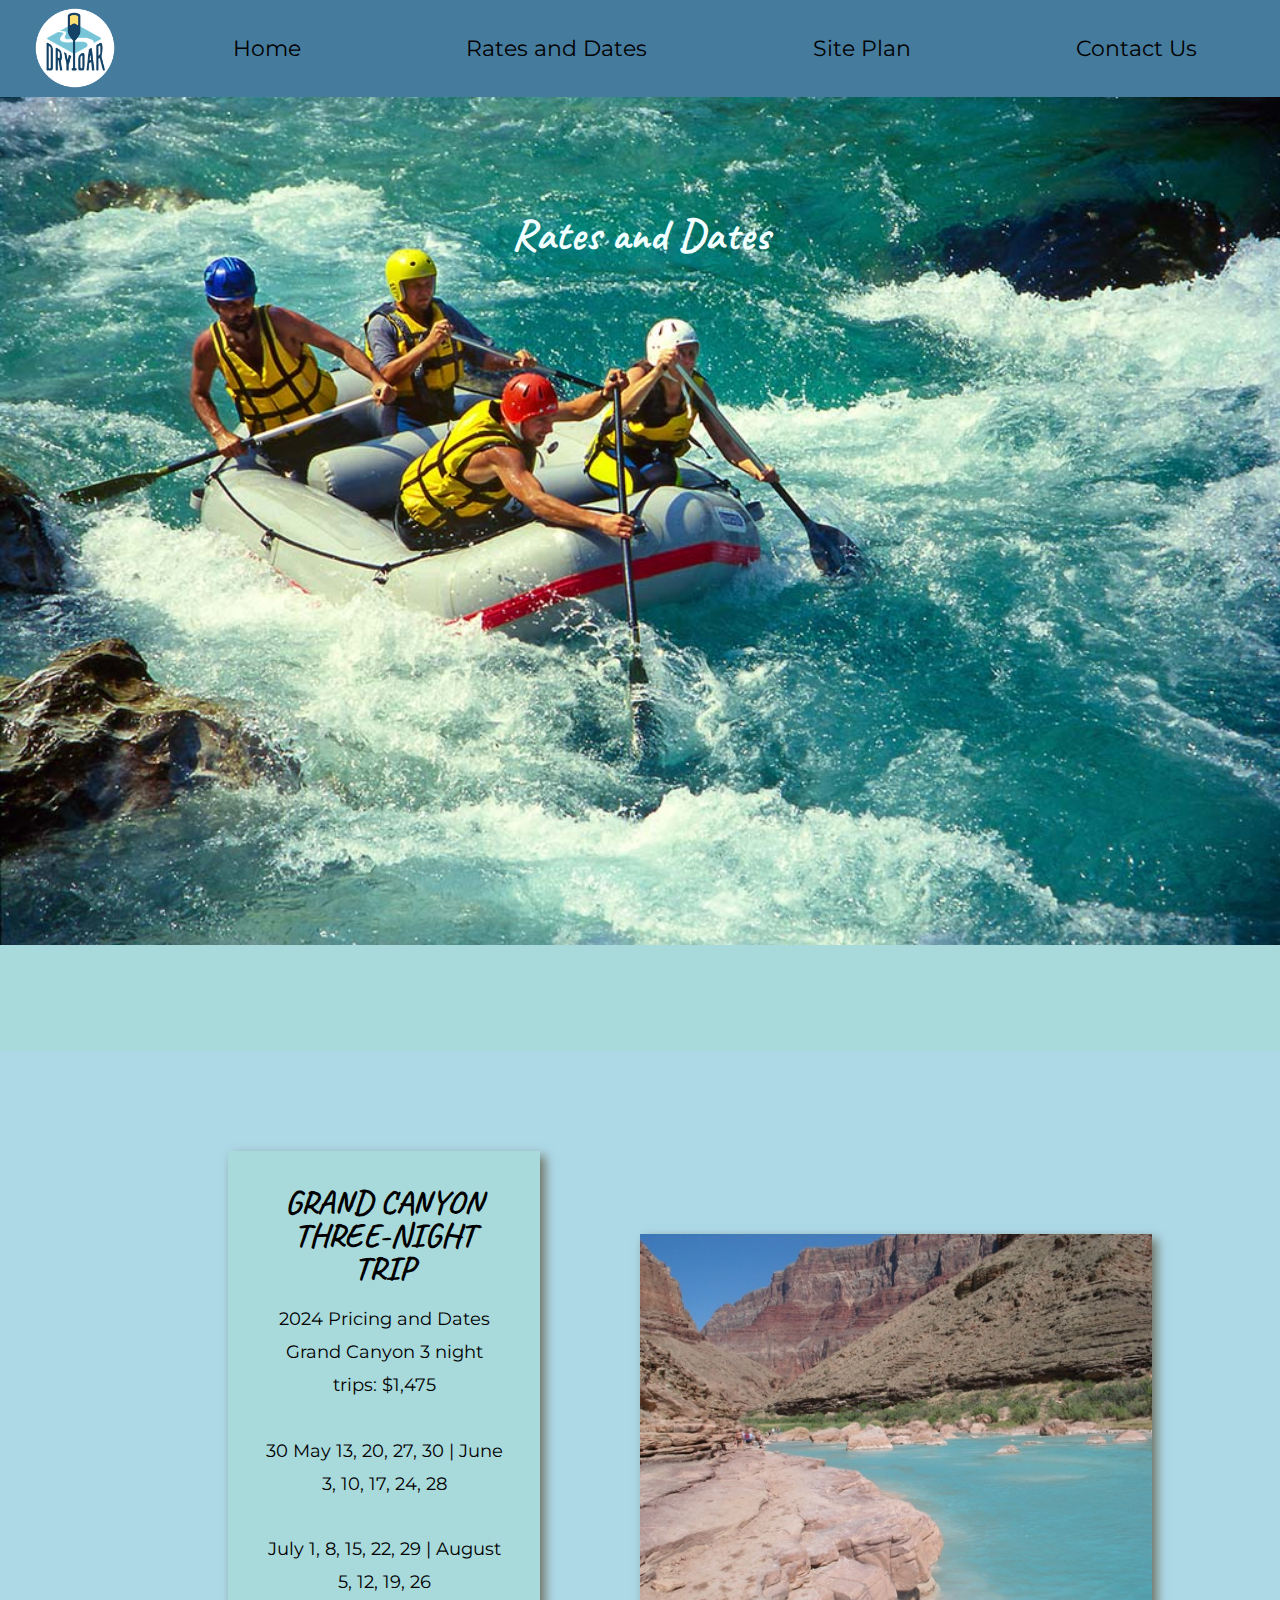
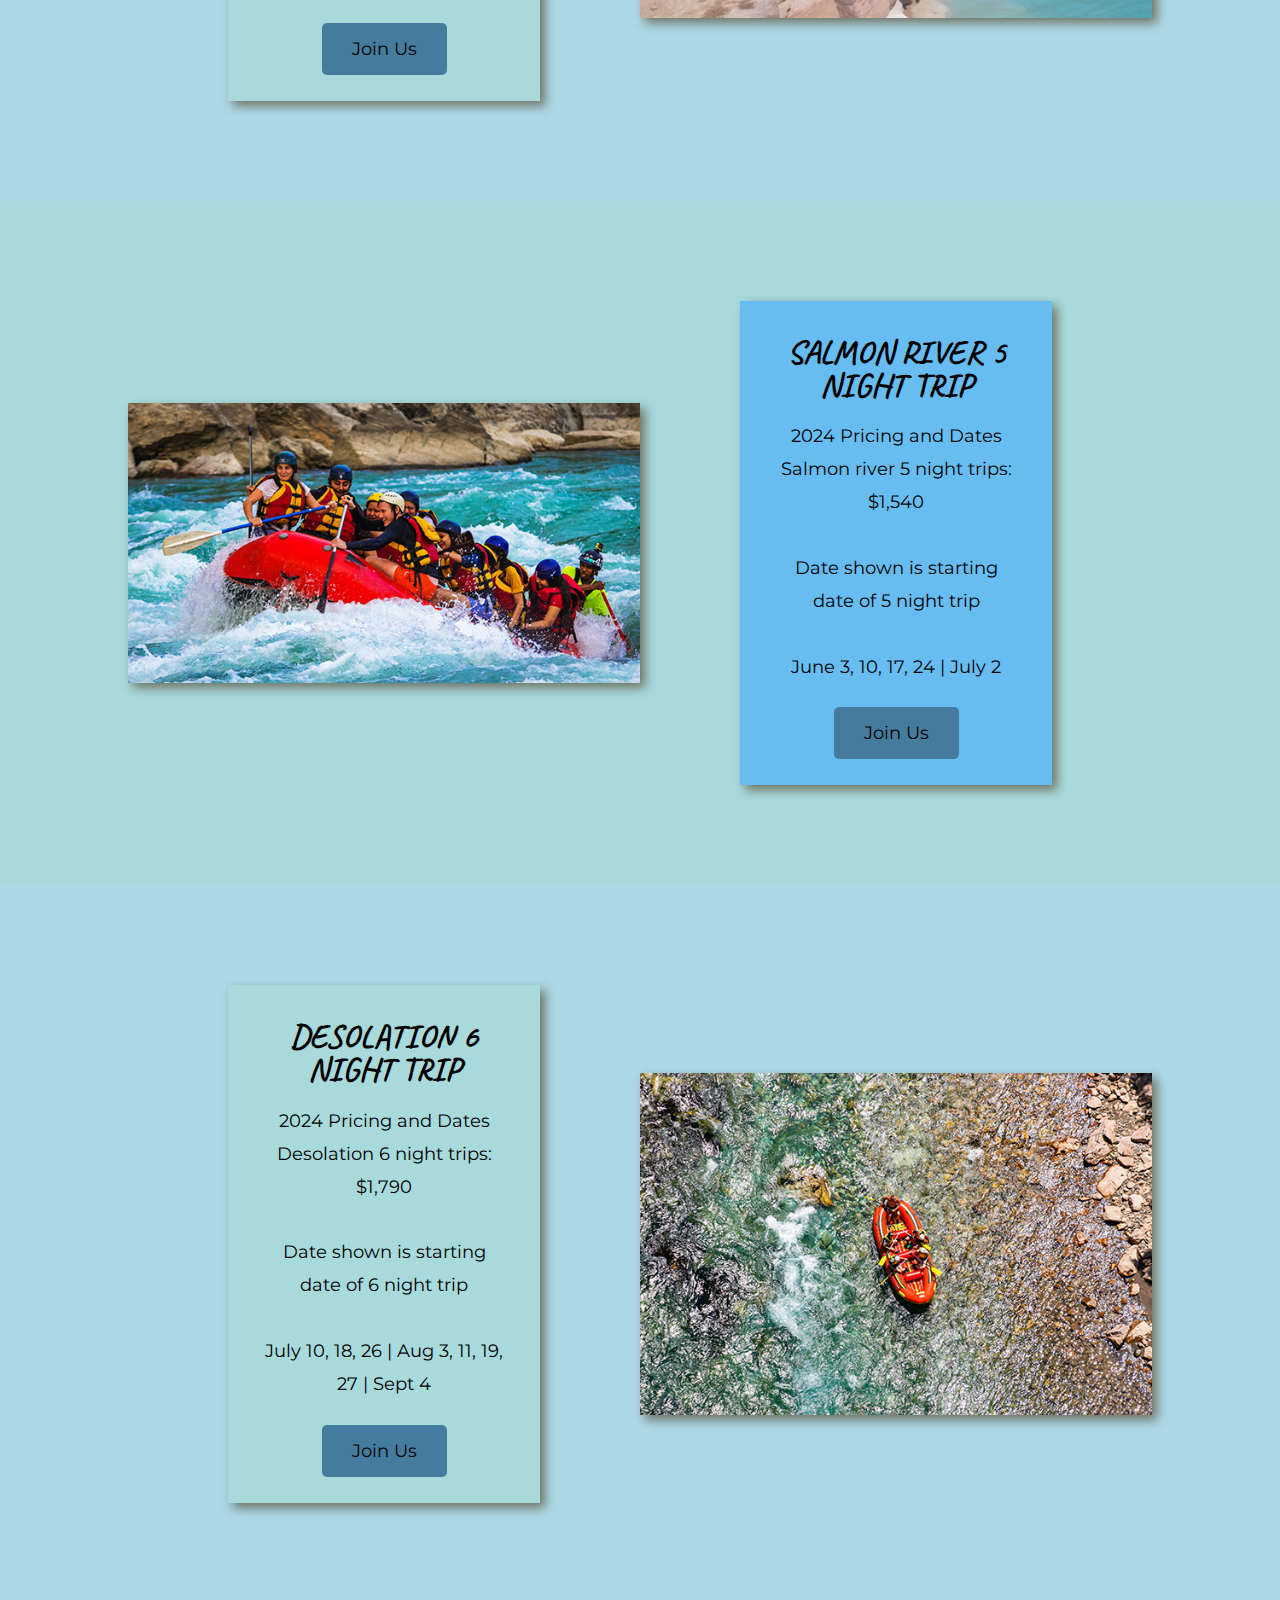
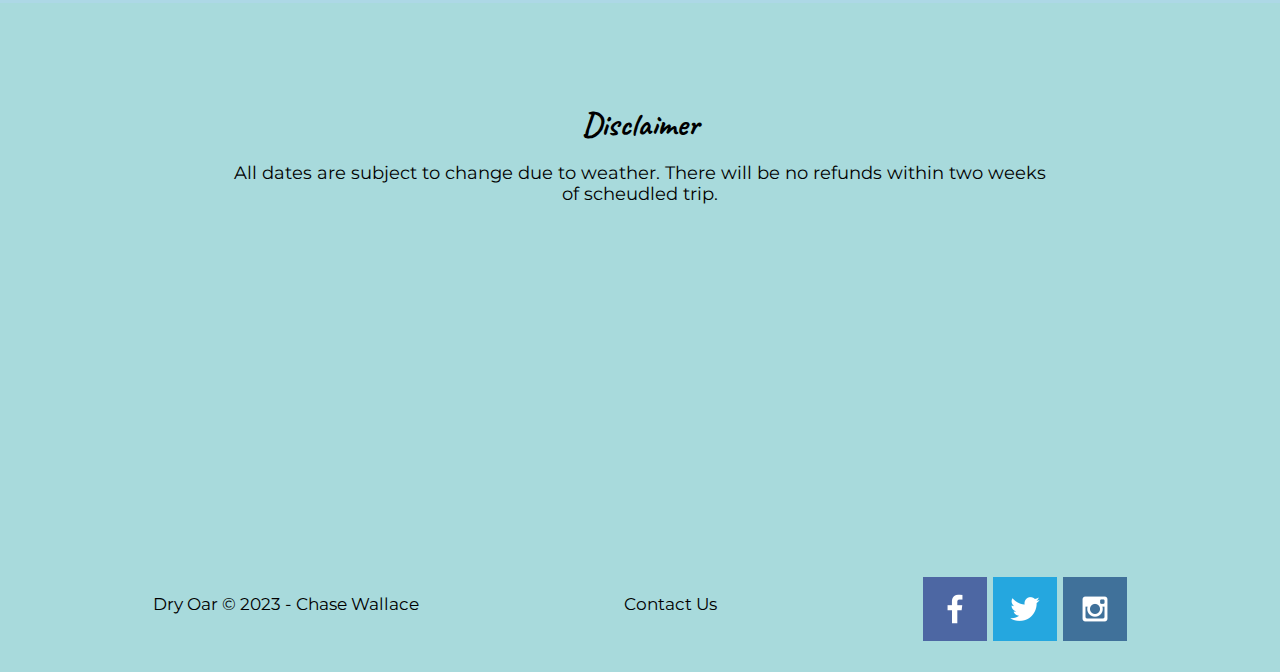
<file: wwr/rates_dates.html>
<!DOCTYPE html>
<html lang="en">
<head>
    <meta charset="UTF-8">
    <meta name="viewport" content="width=device-width, initial-scale=1.0">
    <title>Whitewater Rafting Vacations | Dry Oar Boating | Rates and Dates</title>
    <link rel="stylesheet" href="styles/style.css">
</head>
<body>
    <div id='content'>
        <header>
            <a id="logo_link" href="index.html">
                <img class='logo' src='images/logo.png' alt='Dry Oar Logo'>
            </a>
            <nav>
                <a href="index.html">Home</a>
                <a href="rates_dates.html">Rates and Dates</a>
                <a href="site-plan-rafting.html">Site Plan</a>
                <a href="contactus.html">Contact Us</a>
            </nav>
        </header>
        <div id="states">
            <div id="states-box">
                <img id="states-img" src="images/rates_rafting.jpeg" alt="People enjoying white water rafting">
            </div>
            <section id="states-msg">
                <h1 class="rates-title">Rates and Dates</h1>
            </section>
        </div>
        <main class="rates-grid">
            <div id="background_rates"></div>
            <img class="grand_canyon" src="images/area_1_rafting.jpeg" alt="White Water Rafting">
            <section class="gc_msg">
                <h2>GRAND CANYON THREE-NIGHT TRIP</h2>
                <p>2024 Pricing and Dates Grand Canyon 3 night trips: $1,475 </p>
                <p>30 May 13, 20, 27, 30 | June 3, 10, 17, 24, 28 </p>
                <p>July 1, 8, 15, 22, 29 | August 5, 12, 19, 26 </p>
                <a class="join" href="rivers.html">Join Us</a>
            </section>
            <img class="salmon_river" src="images/salmon_river.jpeg" alt="White Water Rafting">
            <section class="sr_msg">
                <h2>SALMON RIVER 5 NIGHT TRIP</h2>
                <p>2024 Pricing and Dates Salmon river 5 night trips: $1,540 </p>
                <p>Date shown is starting date of 5 night trip</p>
                <p>June 3, 10, 17, 24 | July 2 </p>
                <a class="join" href="rivers.html">Join Us</a>
            </section>
            <div id="background_rates_2"></div>
            <img class="desolation" src="images/desolation.jpeg" alt="White Water Rafting">
            <section class="d_msg">
                <h2>DESOLATION 6 NIGHT TRIP</h2>
                <p>2024 Pricing and Dates Desolation 6 night trips: $1,790 </p>
                <p>Date shown is starting date of 6 night trip</p>
                <p>July 10, 18, 26 | Aug 3, 11, 19, 27 | Sept 4</p>
                <a class="join" href="rivers.html">Join Us</a>
            </section>
            <section class="info">
                <h2>Disclaimer</h2>
                <p>All dates are subject to change due to weather. There will be no refunds within two weeks of scheudled trip.</p>
            </section>
        </main>
        <footer>
            <p>Dry Oar &copy; 2023 - Chase Wallace</p>
            <p><a href="site-plan-rafting.html">Contact Us</a></p>
            <div class="social">
                <a href="https//facebook.com" target="_blank">
                    <img src="images/facebook.png" alt="fb icon">
                </a>
                <a href="https//twitter.com" target="_blank">
                    <img src="images/twitter.png" alt="twitter icon">
                </a>
                <a href="https//instagram.com" target="_blank">
                    <img src="images/instagram.png" alt="instagram icon">
                </a>
            </div>
        </footer>
    </div>
</body>
</html>
</file>
<file: portfolio/styles/style.css>
@import url('https://fonts.googleapis.com/css2?family=Courgette&family=Poppins:wght@200&display=swap');

body {
    background-color: #79cac1;
    font-family: 'poppins', arial, sans-serif;
    font-size: 22px;
    margin: auto;
}

#content {
    max-width: 1600px;
    margin: 0 auto;
}

nav {
    display: flex;
    justify-content: space-around;
}

nav a {
    text-align: center;
    color: black;
    text-decoration: none;
    padding: 35px;
}

#star {
    display: grid;
    grid-template-columns: 1fr 3fr 1fr;
}

#star-box {
    grid-column: 1/4;
    grid-row: 1/3;
    z-index: -1;
}

#star-msg {
    grid-column: 2/3;
    grid-row: 1/2;
    margin-top: 3rem;
    text-align: center;
    color: #79cac1;
    background-color: black;
    box-shadow: 5px 5px 10px #dcdcdc;
}

#star-img {
    width: 100%;
    height: 100%;
}

.home-title {
    font-family: 'Courgette', Arial, sans-serif;
}

header {
    background-color: #1b514f;
    display: grid;
    grid-template-columns: 150px auto;
}

#logo_link {
    padding-top: 5px;
    justify-self: center;
    align-self: center;
}

nav a:hover {
    background-color: whitesmoke;
    color: black;
}

.home-grid {
    display: grid;
    grid-template-columns: repeat(10, 1fr);
    font-size: .8em;
}

.about-me {
    grid-column: 1/11;
    margin: 1rem auto;
    padding-left: 100px;
    padding-right: 100px;
    background-color: black;
    box-shadow: 5px 5px 10px #dcdcdc;
    color: #79cac1;
    text-align: center;
    font-family: 'Courgette', Arial, sans-serif;
}

.fam-img {
    grid-column: 2/5;
    grid-row: 2/5;
    width: 100%;
    margin: auto;
    box-shadow: 5px 5px 10px #6f7364;
}

.fam-msg {
    grid-column: 6/10;
    grid-row: 2/5;
    background-color: #1caaa5;
    box-shadow: 5px 5px 10px #6f7364;
    padding-left: 20px;
    padding-right: 20px;
}

.education {
    grid-column: 1/11;
    grid-row: 7/8;
    margin: 1rem auto;
    background-color: black;
    box-shadow: 5px 5px 10px #dcdcdc;
    color: #79cac1;
    padding-left: 100px;
    padding-right: 100px;
    font-family: 'Courgette', Arial, sans-serif;
}

.education-img {
    grid-column: 7/10;
    grid-row: 9/13;
    width: 100%;
    margin: auto;
    box-shadow: 5px 5px 10px #6f7364;

}

.education-msg {
    grid-column: 2/6;
    grid-row: 9/13;
    background-color: #1caaa5;
    margin: 1rem auto;

    box-shadow: 5px 5px 10px #6f7364;
    padding-left: 20px;
    padding-right: 20px;
}

.history-img {
    grid-column: 2/5;
    grid-row: 14/19;
    width: 100%;
    margin: auto;
    box-shadow: 5px 5px 10px #6f7364;
}

.history-msg {
    grid-column: 6/10;
    grid-row: 14/19;
    background-color: #1caaa5;
    margin-bottom: 50px;
    box-shadow: 5px 5px 10px #6f7364;
    padding-left: 20px;
    padding-right: 20px;
}

footer {
    background-color: #a8dadc;
    padding: 25px 50px;
    margin-top: 200px;
    display: flex;
    justify-content: space-around;
    align-items: center;
}

footer .social img {
    padding-top: 15px;
}

footer a {
    color: black;
    text-decoration: none;
}

footer a:hover {
    color: black;
}

footer p {
    font-size: .75em;
}

footer p a:hover {
    text-decoration: underline;
}


.logo {
    width: 80px;
}

/* My work page css */

#work_star {
    display: grid;
    grid-template-columns: 1fr 3fr 1fr;
}

#work_star-box {
    grid-column: 1/4;
    grid-row: 1/3;
    z-index: -1;
}

#work_star-msg {
    grid-column: 2/3;
    grid-row: 1/2;
    margin-top: 100px;
    text-align: center;
    color: #79cac1;
    background-color: black;
    box-shadow: 5px 5px 10px #dcdcdc;
}

#work_star-img {
    width: 100%;
    height: 75%;
}

.work_home-title {
    font-family: 'Courgette', Arial, sans-serif;
}

.bill main {
    text-align: center;
}

.bill main section {
    margin-bottom: 30px;
}

.bill main h2 {
    font-family: 'Courgette', Arial, sans-serif;
    font-size: 2em;
    color: #555;
    margin-bottom: 10px;
}

.bill main p {
    font-size: 1em;
    line-height: 1.6;
    color: #666;
    text-align: left;
    margin: 0 auto;
    max-width: 800px;
}





/* Contact Me CSS */

.contact_me-grid {
    display: grid;
    grid-template-columns: repeat(13, 1fr);
    font-size: .8em;
}

.opening {
    grid-column: 2/13;
    margin: -100px auto 50px;
    background-color: black;
    box-shadow: 5px 5px 10px #dcdcdc;
    color: #79cac1;
    padding-left: 100px;
    padding-right: 100px;
}

.phone-img {
    grid-column: 2/6;
    grid-row: 7/9;
    width: 100%;
    margin: 75px auto 10px;
    box-shadow: 5px 5px 10px #6f7364;
}

.phone-msg {
    grid-column: 2/6;
    grid-row: 10/12;
    background-color: #1caaa5;
    box-shadow: 5px 5px 10px #6f7364;
    padding-left: 20px;
    padding-right: 20px;
    margin: 20px auto 150px;
}

.email-img {
    grid-column: 9/13;
    grid-row: 7/9;
    width: 100%;
    margin: 75px auto 10px;
    box-shadow: 5px 5px 10px #6f7364;
}

.email-msg {
    grid-column: 9/13;
    grid-row: 10/12;
    background-color: #1caaa5;
    box-shadow: 5px 5px 10px #6f7364;
    padding-left: 20px;
    padding-right: 20px;
    margin: 20px auto 150px;
}

/* Style the container with a rounded border, grey background and some padding and margin */


.container {
    grid-column: 2/13;
    grid-row: 13/15;
    border: 2px solid #ccc;
    background-color: #eee;
    border-radius: 5px;
    padding: 16px;
    margin: 16px 0;
  }
  
  /* Clear floats after containers */
  .container::after {
    content: "";
    clear: both;
    display: table;
  }
  
  /* Float images inside the container to the left. Add a right margin, and style the image as a circle */
  .container img {
    float: left;
    margin-right: 20px;
    border-radius: 10%;
  }
  
  /* Increase the font-size of a span element */
  .container span {
    font-size: 20px;
    margin-right: 15px;
  }

  .container-2 {
    grid-column: 2/13;
    grid-row: 15/18;
    border: 2px solid #ccc;
    background-color: #eee;
    border-radius: 5px;
    padding: 16px;
    margin: 16px 0;
  }
  
  /* Clear floats after containers */
  .container-2::after {
    content: "";
    clear: both;
    display: table;
  }
  
  /* Float images inside the container to the left. Add a right margin, and style the image as a circle */
  .container-2 img {
    float: left;
    margin-right: 20px;
    border-radius: 10%;
    height: 100%;
  }
  
  /* Increase the font-size of a span element */
  .container-2 span {
    font-size: 20px;
    margin-right: 15px;
  }
  
  
  /* Add media queries for responsiveness. This will center both the text and the image inside the container */
  @media (max-width: 500px) {
    body {
        display: inline-block;
    }
  }
</file>
<file: wwr/styles/style.css>
@import url('https://fonts.googleapis.com/css2?family=Caveat:wght@700&family=Montserrat&display=swap');


#content {
    max-width: 1600px;
    margin: 0 auto;
}

body {
    background-color: #a8dadc;
    font-family: Montserrat, arial, sans-serif;
    font-size: 22px;
    margin: 0;
    padding: 0;
}

nav a {
    text-align: center;
    color: black;
    text-decoration: none;
    padding: 35px;
}

#hero {
    display: grid;
    grid-template-columns: 1fr 3fr 1fr;
    margin-top: -100px;
}

#hero-box {
    grid-column: 1/4;
    grid-row: 1/3;
    z-index: -1;
}

#hero-msg {
    grid-column: 2/3;
    grid-row: 1/2;
    margin-top: 100px;
}

#hero-msg h1 {
    text-align: center;
    color: azure;
}

#hero-msg h4 {
    text-align: center;
    color: azure;
}

.button-box {
    text-align: center;
}

main section {
    text-align: center;
}

.home-grid {
    display: grid;
    grid-template-columns: repeat(10, 1fr);
}

main section img {
    box-sizing: border-box;
}

#background {
    height: 725px;
}

h2 {
    margin: 0;
}

header {
    background-color: #457b9d;
    display: grid;
    grid-template-columns: 150px auto;
}

nav {
    display: flex;
    justify-content: space-around;
}

#logo_link {
    padding-top: 5px;
    justify-self: center;
    align-self: center;
}

nav a:hover {
    background-color: whitesmoke;
    color: black;
}

.join, .book {
    background-color: #457b9d;
    color: black;
    text-decoration: none;
    font-size: 18px;
    padding: 15px 30px;
    margin-top: 50px;
    border-radius: 5px;
}

.book:hover {
    background-color: whitesmoke;
    color: black;
}

.join:hover {
    background-color: whitesmoke;
    color: black;
}

#background {
    background-color: lightblue;
    grid-column: 1/11;
    grid-row: 4/9;
}

.msg {
    background-color:#a8dadc;
    line-height: 1.5em;
    padding: 35px;
    grid-column: 6/10;
    grid-row: 6/7;
    box-shadow: 5px 5px 10px #6f7364;
}

.msg h2 {
    color: black;
}

.msg p {
    color: black;
    font-size: .8em;
    padding-bottom: 15px;
}

footer {
    background-color: #a8dadc;
    padding: 25px 50px;
    margin-top: 200px;
    display: flex;
    justify-content: space-around;
    align-items: center;
}

footer .social img {
    padding-top: 15px;
}

footer a {
    color: black;
    text-decoration: none;
}

footer a:hover {
    color: black;
}

footer p {
    font-size: .75em;
}

footer p a:hover {
    text-decoration: underline;
}

.home-title h4 {
    color: black;
}

.logo {
    width: 80px;
}

.icon {
    width: 80px;
    padding-top: 10px;
}

#hero-img {
    width: 100%;
}

.home-title {
    font-family: 'Caveat', Arial, sans-serif ;
    font-size: 2em;
    margin-top: 10px;
}

.msg h2 {
    font-family: 'Caveat', Arial, sans-serif;
}

.rivers-card, .camping-card, .rapids-card   {
    margin: 200px 0;
    
}

.card-img {
    width: 100%;
    border: 10px solid #457b9d;
    transition: transform .5s;
    box-shadow: 5px 5px 10px #6f7364;
}

.card-img:hover {
    opacity: .6;
    transform: scale(1.1);
}

.rivers-card {
    grid-column: 2/4;
    grid-row: 2/3;
}

.camping-card {
    grid-column: 5/7;
    grid-row: 2/3;
}

.rapids-card {
    grid-column: 8/10;
    grid-row: 2/3;
}

.mountains {
    width: 100%;
    grid-column: 2/7;
    grid-row: 5/8;
    box-shadow: 5px 5px 10px #6f7364;
}



/* Start of rates and dates css */

#states {
    display: grid;
    grid-template-columns: 1fr 3fr 1fr;
}

#states-box {
    grid-column: 1/4;
    grid-row: 1/3;
}

#states-msg {
    grid-column: 2/3;
    grid-row: 1/2;
    margin-top: 100px;
}

#states-msg h1 {
    text-align: center;
    color: azure;
}

#states-img {
    width: 100%;
    padding-bottom: 100px;
}

.rates-title {
    font-family: 'Caveat', Arial, sans-serif ;
    font-size: 2em;
    margin-top: 10px;
}

.rates-grid {
    display: grid;
    grid-template-columns: repeat(10, 1fr);
}

.grand_canyon {
    width: 100%;
    grid-column: 6/10;
    grid-row: 2/5;
    box-shadow: 5px 5px 10px #6f7364;
    margin: auto;
}

#background_rates {
    background-color: lightblue;
    grid-column: 1/11;
    grid-row: 1/5;
    z-index: -1;
}

.gc_msg {
    background-color:#a8dadc;
    grid-column: 2/6;
    grid-row: 2/4;
}

.gc_msg h2, .sr_msg h2, .d_msg h2, .info h2{
    font-family: 'Caveat', Arial, sans-serif;
    color: black;
}

.gc_msg, .sr_msg, .d_msg {
    line-height: 1.5em;
    padding: 35px;
    box-shadow: 5px 5px 10px #6f7364;
    margin: 100px;
}

.gc_msg p, .sr_msg p, .d_msg p, .info p {
    color: black;
    font-size: .8em;
    padding-bottom: 15px;
}

.salmon_river {
    width: 100%;
    grid-column: 2/6;
    grid-row: 6/10;
    box-shadow: 5px 5px 10px #6f7364;
    margin: auto;

}

.sr_msg {
    grid-column: 6/10;
    grid-row: 6/9;
    background-color: #67bdf2;
}

.desolation {
    width: 100%;
    grid-column: 6/10;
    grid-row: 10/13;
    box-shadow: 5px 5px 10px #6f7364;
    margin: auto;
}

.d_msg {
    background-color:#a8dadc;
    grid-column: 2/6;;
    grid-row: 10/12;
}

#background_rates_2 {
    background-color: lightblue;
    grid-column: 1/11;
    grid-row: 9/13;
    z-index: -1;
}

.info {
    grid-column: 2/10;
    grid-row: 14/16;
    justify-content: center;
    align-content: center;
    margin: 100px;
}
@media screen and (max-width: 900px) {
    #hero, .home-grid {
        display: block;
        height: auto;
    }
    nav, footer {
        flex-direction: column;
    }
    nav a {
        display: block;
        padding: 15px;
    }
    #hero {
        margin-top: 0;
    }
    #hero-msg {
        margin-top: 0;
    }
    #hero-msg h4 {
        display: none;
    }
    .home-title {
        font-size: 25px;
        color: #6f7364;
    }
    .rivers-card, .camping-card, .rapids-card { 
        margin: 50px auto;
        width: 60%;
    }
    #background {
        display: none;
    }
    .mountains, .msg {
        width: 80%;
        display: block;
        margin: 0 auto;
    }
    footer {
        margin-top: 25px;
    }
}
</file>
<file: positionstyles.css>
/* CSS - Name: "positionstyles.css" */
/* Activity 1 styles */
.content1 {
  /* This is the parent of the activity 1 boxes. */
  display: grid;
  grid-template-columns: 1fr 1fr;
  justify-items: center;
  gap: 20px;
}
.red1 { 
  width: 100%; 
  height: 100px; 
  background-color: red; 
  grid-column: 1/3;

} 
.green1 {
  width: 100px; 
  height: 200px; 
  background-color: green; 

} 
.yellow1 {
  width: 100px; 
  height: 200px; 
  background-color: gold; 
} 
.blue1 {
  width: 100%; 
  height: 100px; 
  background-color: blue; 
  grid-column: 1/3;
} 
/* Activity 2 styles */ 
.content2 {
  /* This is the parent of the activity 2 boxes. */
  display: grid;
  grid-template-columns: 50px 50px 50px 50px 50px;
  grid-template-rows: 50px 50px 50px 50px 50px;
}
.red2 {
  width: 100px; 
  height: 100px; 
  background-color: red; 
  grid-column: 1/3;
} 
.green2 { 
  width: 100px; 
  height: 100px; 
  background-color: green; 
  grid-column: 2/4;
} 
.yellow2 {
  width: 100px; 
  height: 100px; 
  background-color: gold; 
  grid-column: 3/5;
} 
.blue2 {
  width: 100px; 
  height: 100px; 
  background-color: blue; 
  grid-column: 4/6;
} 
/* Activity 3 styles */ 
.content3 {
  /* This is the parent of the activity 3 boxes. */
  display: grid;
  grid-template-columns: 1fr 1fr;
  grid-column-gap: 50px;
}
.red3 {
  width: 100%; 
  height: 100px; 
  background-color: red; 
  grid-column: 1/3;
} 
.green3 {
  width: 100%; 
  height: 100px; 
  background-color: green;
} 
.yellow3 {
  width: 100%; 
  height: 100px; 
  background-color: gold; 
} 
.blue3 {
  width: 100%;
  height: 100px; 
  background-color: blue; 
  grid-column: 1/3;
} 
/* Activity 4 styles */ 
.content4 {
  /* This is the parent of the activity 4 boxes. */
  height: 400px;
  display: grid;
  grid-template-columns: 1fr 1fr;
}
.red4 {
  width: 100%; 
  height: 400px; 
  background-color: red; 
  grid-row: 1/4;
} 
.green4 {
  width: 100%; 
  height: 100%; 
  background-color: green; 
} 
.yellow4 {
  width: 100%; 
  height: 100%; 
  background-color: gold; 

} 
.blue4 {
  width: 100%; 
  height: 100%; 
  background-color: blue; 

} 
/* Activity 5 styles */ 
.content5 {
  /* This is the parent of the activity 5 boxes. */
  height: 400px;
}
.red5 { 
  width: 800px; 
  height: 100px; 
  background-color: red; 
} 
.green5 { 
  width: 175px; 
  height: 175px; 
  background-color: green;
  float: left; 

} 
.yellow5 {
  width: 800px; 
  height: 250px; 
  background-color: gold; 

} 
.blue5 {
  width: 800px; 
  height: 100px; 
  background-color: blue; 
} 
/* Activity 6 styles */ 
.content6 {
  /* This is the parent of the activity 6 boxes. */
  display: grid;
  grid-template-columns: 100px 100px 100px 100px 100px 100px;
}
.red6 {
  width: 400px; 
  height: 200px; 
  background-color: red; 
  grid-column: 1/5;
  grid-row: 1/3;
  z-index: -1;
} 
.green6 {
  width: 200px; 
  height: 200px; 
  background-color: green; 
  grid-column: 1/3;
  grid-row: 5/7;
  z-index: 1;
} 
.yellow6 {
  width: 200px; 
  height: 400px; 
  background-color: gold; 
  grid-column: 5/7;
  grid-row: 3/7;
  z-index: 1;
} 
.blue6 {
  width: 400px; 
  height: 400px; 
  background-color: blue; 
  grid-column: 2/6;
  grid-row: 2/6;
} 


/* Do not make any changes below here */
.activity {
  width: 70%; 
  margin: 20px auto; 
  font-family: Arial, sans-serif; 
  border: 1px solid black; 
  padding: 10px; 
  clear:both; 
  overflow: auto;
} 

.hint {
  border: 1px solid grey;
  background: #e0e0e0;
  padding: .5em;
  position: relative;
  margin: 1em 0;
}
.hint h3 {
  margin: 0;
}
.hint:hover {
  background: #d0d0d0;
}
.hint > div {
  display: none;
}

.hint input[type=checkbox] {
  position: absolute;
  width: 100%;
  height: 100%;
  opacity: 0;
  z-index: 1;
  cursor: pointer;
}

.hint input[type=checkbox]:checked ~ div {
  display: block;
}

.hint i {
  position: absolute;
  transform: translate(-6px, 0);
  margin-top: 16px;
  right: 10px;
  top: -3px;
}
.hint i:before, .hint i:after {
  content: "";
  position: absolute;
  background-color: black;
  width: 3px;
  height: 9px;
}
.hint i:before {
  transform: translate(2px, 0) rotate(45deg);
}
.hint i:after {
  transform: translate(-2px, 0) rotate(-45deg);
}

.hint input[type=checkbox]:checked ~ i:before {
  transform: translate(-2px, 0) rotate(45deg);
}
.hint input[type=checkbox]:checked ~ i:after {
  transform: translate(2px, 0) rotate(-45deg);
}
.hint a {
  position: relative;
  z-index: 1;
}
</file>
